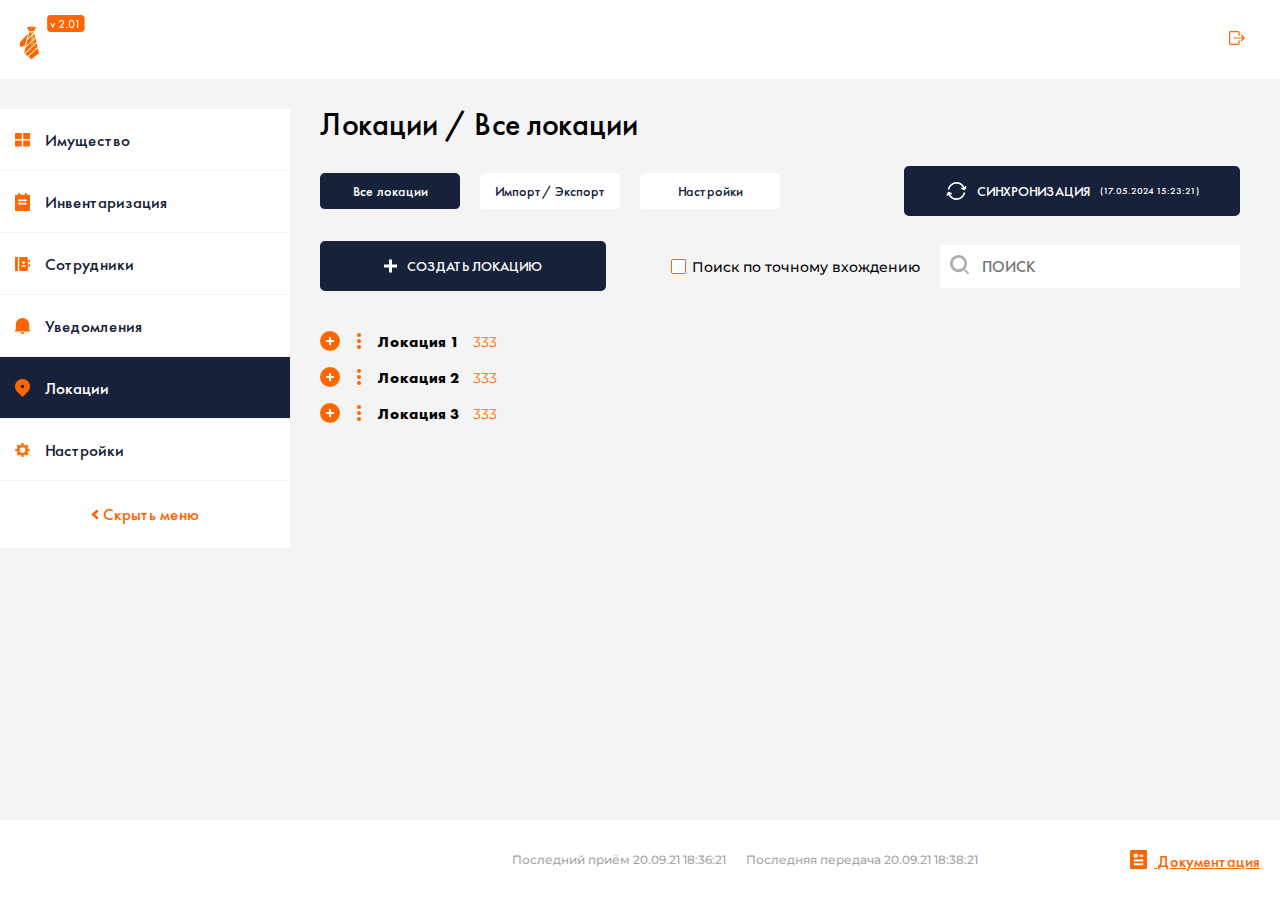
<file: index.html>
<!DOCTYPE html>
<html lang="ru">
    <head>
        <meta charset="utf-8">
        <meta name="viewport" content="width=device-width, initial-scale=1">
        <meta http-equiv="X-UA-Compatible" content="ie=edge">
        <title>Тестовое</title>
        <link href="https://fonts.googleapis.com/css?family=Montserrat:100,100i,200,200i,300,300i,400,400i,500,500i,600,600i,700,700i,800,800i,900,900i&display=swap&subset=cyrillic,cyrillic-ext,latin-ext" rel="stylesheet">
         <link rel="stylesheet" href="style.css">
         <link rel="stylesheet" href="fonts/stylesheet.css">
      </head>
      <body>
        <header class="header">
        <div class="container header">
            <a href="" class="logo">
                <img src="images/Logo.svg" alt="">
            </a>
            <a href="" class="logo">
                <img src="images/Vector.svg" alt="">
            </a>
        </div>    
    </header>
    <div class="container">
        <div class="container__main">
            <div class="sidenav">
                <ul>
                    <li><a class="menu_link" href="#"><img src="images/property.svg" alt=""> Имущество</a></li>
                    <li><a class="menu_link" href="#"><img src="images/inventory.svg" alt=""> Инвентаризация</a></li>
                    <li><a class="menu_link" href="#"><img src="images/employees.svg" alt=""> Сотрудники</a></li>
                    <li><a class="menu_link" href="#"><img src="images/notification.svg" alt=""> Уведомления</a></li>
                    <li><a class="menu_link" href="#" style="background-color: #172139; color: #fff;"><img src="images/location.svg" alt="" style="stroke: #fff;"> Локации</a></li>
                    <li><a class="menu_link" href="setting.html"><img src="images/settings.svg" alt=""> Настройки</a></li>
                    <li><button class="close_btn" onclick="close_menu()"><img src="images/button_close.svg" alt="" > Скрыть меню</button></li>
            </div>
            <div class="sidenav_close">
                <ul>
                    <li><a class="menu_link" href="#"><img src="images/property.svg" alt=""></a></li>
                    <li><a class="menu_link" href="#"><img src="images/inventory.svg" alt=""></a></li>
                    <li><a class="menu_link" href="#"><img src="images/employees.svg" alt=""></a></li>
                    <li><a class="menu_link" href="#"><img src="images/notification.svg" alt=""></a></li>
                    <li><a class="menu_link" href="#" style="background-color: #172139; color: #fff;"><img src="images/location.svg" alt=""></a></li>
                    <li><a class="menu_link" href="setting.html"><img src="images/settings.svg" alt=""> </a></li>
                    <li><button class="close_btn" onclick="open_menu()"><img class="open_menu" src="images/button_close.svg" alt="" ></button></li>
                </ul>
            </div>
            <div class="container location">
                <h1>Локации / Все локации</h1> 
                <div class="location__nav__button__sinc">
                    <div class="nav">
                        <ul>
                            <li><a class="location_link" href="#" style="background-color: #172139; color: #fff;"> Все локации</a></li>
                            <li><a class="location_link" href="#"> Импорт/ Экспорт</a></li>
                            <li><a class="location_link" href="#"> Настройки</a></li>
                        </ul>
                    </div>
                        <button class="btn_sinc"><img src="images/upd.svg" alt=""> Синхронизация <p>(17.05.2024 15:23:21)</p></button>
                </div>
                <div class="create__and__research">
                    <button class="btn_create" onclick="openForm(1)"><img src="images/plus.svg" alt=""> Создать локацию</button>
                    <div id="popup_loc" class="overlay">
                        <div class="popup1">
                            <h3>Создать локацию</h3>
                            <div class="content">
                                <form action="" class="popup_create">
                                    
                                    <input type="text" placeholder="Название">
                                    <input type="text"  placeholder="Штрихкод">
                                    <input type="text" placeholder="RFID">
                                    <div class="select-container">
                                        <select id="list" name="list">
                                            <option value="" disabled selected hidden>Вложенность</option>
                                            <option value="loc1">Локация 1</option>
                                            <option value="loc2">Локация 2</option>
                                            <option value="loc3">Локация 3</option>
                                        </select>
                                    </div>
                                    <div class="all_toogles">
                                    <div class="toogle">
                                        <span>Виртуальная локация</span>
                                    <label class="switch">
                                        <input type="checkbox">
                                        <span class="slider round"></span>
                                    </label>
                                    </div>
                                    <div class="toogle">
                                        <span>Локация для утерь</span>
                                    <label class="switch">
                                        <input type="checkbox">
                                        <span class="slider round"></span>
                                    </label>
                                    </div>
                                </div>
                                <div class="form_buttons">
                                    <button class="btn_save pop"> <img src="images/save.svg" alt=""> Создать</button>
                                    <button class="btn_cancel pop" onclick="closeForm(1)"> Отменить </button>
                                </div>
                                </form>
                            </div>
                        </div>
                    </div>
                    <div id="popup_change" class="overlay">
                        <div class="popup2">
                            <h3>Изменить локацию %название%</h3>
                            <div class="content">
                                <form action="" class="popup_create">
                                    <div class="input1">
                                     <p>Название</p>
                                    <input type="text" id="name" value="Локация 11">
                                </div>
                                <div class="input2">
                                    <p>Штрихкод</p>
                                    <input type="text" id="brcode" value="1123123123123">
                                </div>
                                    <div class="input3">
                                    <p>RFID</p>
                                    <input type="text" id="rfid" value="1123123123123">
                                </div>
                                    <div class="select-container">
                                         <p>Вложенность</p>
                                        <label for="list"></label>
                                        <select id="list" name="list" id="list">
                                            <option value="" disabled hidden>Вложенность</option>
                                            <option value="loc1" selected>Локация 1</option>
                                            <option value="loc2">Локация 2</option>
                                            <option value="loc3">Локация 3</option>
                                        </select>
                                    </div>
                                    <div class="all_toogles">
                                    <div class="toogle">
                                        <span>Виртуальная локация</span>
                                    <label class="switch">
                                        <input type="checkbox">
                                        <span class="slider round"></span>
                                    </label>
                                    </div>
                                    <div class="toogle">
                                        <span>Локация для утерь</span>
                                    <label class="switch">
                                        <input type="checkbox">
                                        <span class="slider round"></span>
                                    </label>
                                    </div>
                                </div>
                                <div class="form_buttons">
                                    <button class="btn_del pop"> <img src="images/x.svg" alt=""> Удалить</button>
                                    <button class="btn_cancel pop" onclick="closeForm(2)"> Отменить </button>
                                    <button class="btn_save pop2 "> <img src="images/save.svg" alt=""> Сохранить</button>
                                </div>
                                </form>
                            </div>
                        </div>
                    </div>
                    <div class="search">
                        <div class="checkbox__with__label">
                        <input type="checkbox" id="check" class="checkbox_input">
                        <label class="checkbox_label" for="check">Поиск по точному вхождению</label>
                        </div>
                        <div class="search__input">
                            <input type="text" class="search_field" placeholder="Поиск">
                            <img src="images/magnifier.svg" alt="" class="search_icon">
                        </div>
                    </div>
                </div>
                <div class="all_locations">
                    <ul class="lvl_1">
                        <li>
                            <button class="btn_list"></button> 
                            <button class="btn_dots"> </button> Локация 1 <span>333</span>
                            <button class="btn_change" onclick="openForm(2)"> <img src="images/pen.svg" alt=""> Редактировать</button>
                            
                            <button class="btn_delete"> <img src="images/x.svg" alt=""> Удалить</button>
                            <ul class="lvl_2" id="first">
                                <li><button class="btn_list"> </button> 
                                <button class="btn_dots"> </button> Подотдел 1 <span>333</span> <span class="lost">Для утерь</span></li>
                                <li> <button class="btn_list"> </button> 
                                <button class="btn_dots"> </button>Подотдел 2 <span>333</span>
                                <ul class="lvl_3">
                                    <li><button class="btn_dots"> </button> Подоподотел 1 <span>333</span> <span class="virtual">Виртуальная</span> <span class="barcode">Без штрихкода</span></li>
                                </ul>
                            </li>
                                <li> <button class="btn_list"> </button> 
                                <button class="btn_dots"> </button> Подотдел 3 <span>333</span></li>
                            </ul>
                        </li>
                            <li> <button class="btn_list"> </button> 
                            <button class="btn_dots"> </button> Локация 2 <span>333</span>
                            <button class="btn_change" onclick="openForm(2)"> <img src="images/pen.svg" alt=""> Редактировать</button>
                            <button class="btn_delete"> <img src="images/x.svg" alt=""> Удалить</button>
                            <ul class="lvl_2" id="2">
                                    <li> <button class="btn_list"> </button> 
                                    <button class="btn_dots"> </button> Подотдел 1</li>
                                    <li> <button class="btn_list"> </button> 
                                    <button class="btn_dots"> </button> Подотдел 2</li>
                                </ul></li>
                            <li> <button class="btn_list"> </button> 
                            <button class="btn_dots"> </button> Локация 3 <span>333</span>
                            <button class="btn_change" onclick="openForm(2)"> <img src="images/pen.svg" alt=""> Редактировать</button>
                            <button class="btn_delete"> <img src="images/x.svg" alt=""> Удалить</button>
                            <ul class="lvl_2" id="3">
                                    <li> <button class="btn_list"> </button> 
                                    <button class="btn_dots"> </button> Подотдел 1</li>
                                    <li> <button class="btn_list"> </button> 
                                    <button class="btn_dots"> </button> Подотдел 2</li>
                                </ul></li>
                    </ul>
                </div>
            </div>
        </div>
    <footer>
        <div class="container footer">
            <div class="info">
                <p>Последний приём <span>20.09.21 18:36:21</span></p>
                <p>Последняя передача <span>20.09.21 18:38:21</span></p>
            </div>
            <div class="link_doc">
                <a href="#"> <img src="images/doc.svg" alt=""> Документация</a>
            </div>
        </div>
    </footer>
</div>
    <script src="script.js"></script>
</body>
</html>
</file>
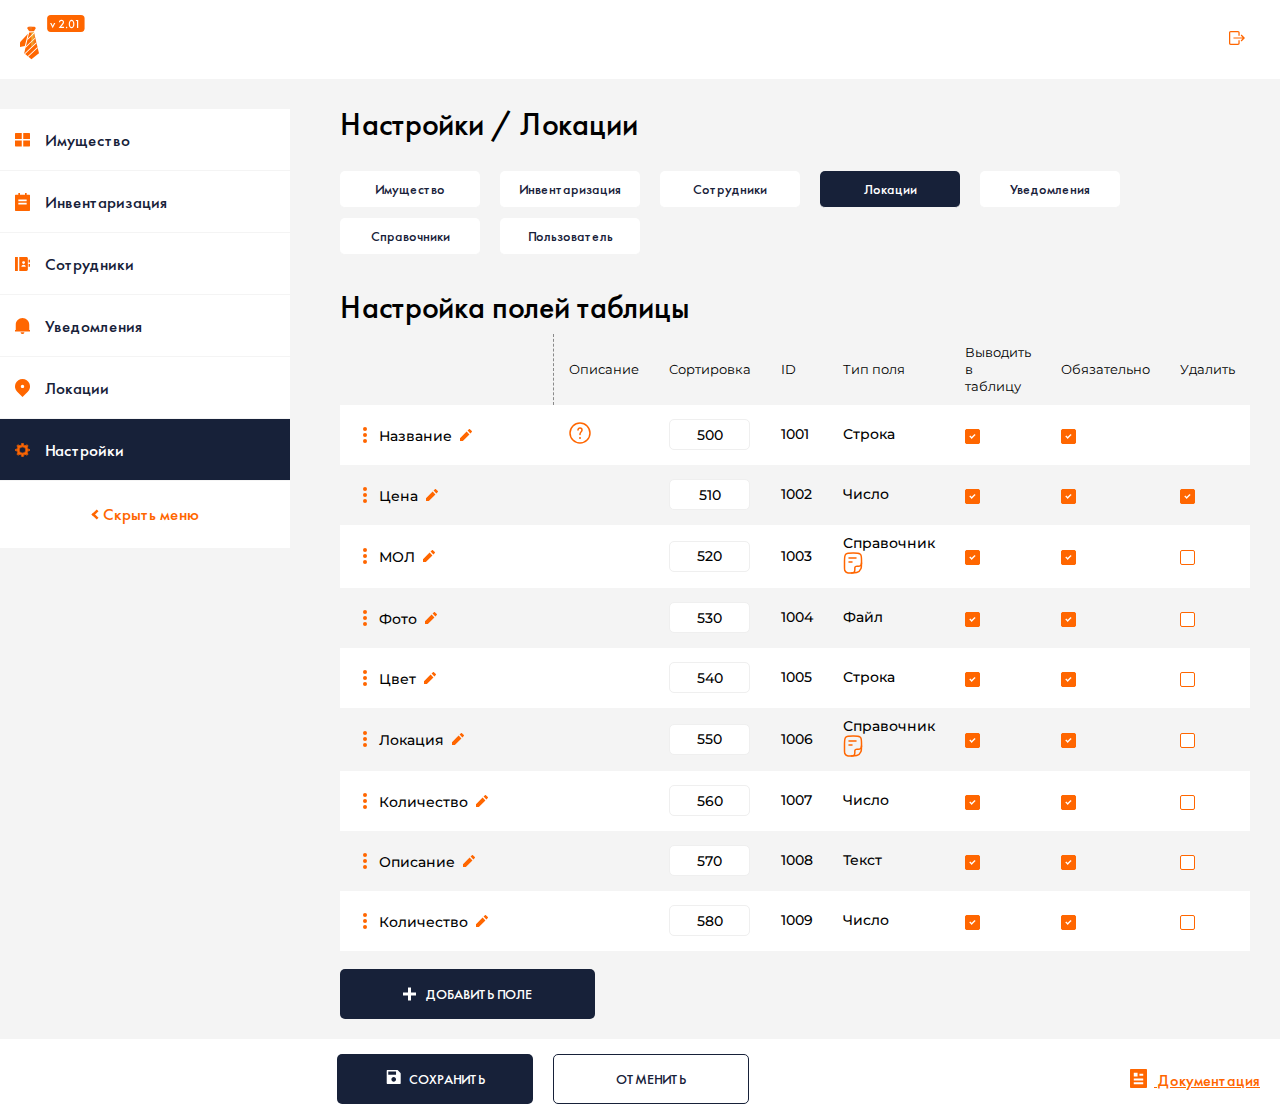
<file: setting.html>
<!DOCTYPE html>
<html lang="ru">
    <head>
        <meta charset="utf-8">
        <meta name="viewport" content="width=device-width, initial-scale=1">
        <meta http-equiv="X-UA-Compatible" content="ie=edge">
        <title>Тестовое</title>
        <link href="https://fonts.googleapis.com/css?family=Montserrat:100,100i,200,200i,300,300i,400,400i,500,500i,600,600i,700,700i,800,800i,900,900i&display=swap&subset=cyrillic,cyrillic-ext,latin-ext" rel="stylesheet">
         <link rel="stylesheet" href="style.css">
         <link rel="stylesheet" href="fonts/stylesheet.css">
      </head>
      <body>
        <header class="header">
        <div class="container header">
            <a href="" class="logo">
                <img src="images/Logo.svg" alt="">
            </a>
            <a href="" class="logo">
                <img src="images/Vector.svg" alt="">
            </a>
        </div>    
    </header>
    <div class="container">
        <div class="container__main">
            <div class="sidenav">
                <ul>
                    <li><a class="menu_link" href="#"><img src="images/property.svg" alt=""> Имущество</a></li>
                    <li><a class="menu_link" href="#"><img src="images/inventory.svg" alt=""> Инвентаризация</a></li>
                    <li><a class="menu_link" href="#"><img src="images/employees.svg" alt=""> Сотрудники</a></li>
                    <li><a class="menu_link" href="#"><img src="images/notification.svg" alt=""> Уведомления</a></li>
                    <li><a class="menu_link" href="index.html"><img src="images/location.svg" alt=""> Локации</a></li>
                    <li><a class="menu_link" href="#" style="background-color: #172139; color: #fff;"><img src="images/settings.svg" alt="" style="fill: #fff;"> Настройки</a></li>
                    <li><button class="close_btn" onclick="close_menu()"><img src="images/button_close.svg" alt="" > Скрыть меню</button></li>
                </ul>
            </div>
            <div class="sidenav_close">
                <ul>
                    <li><a class="menu_link" href="#"><img src="images/property.svg" alt=""></a></li>
                    <li><a class="menu_link" href="#"><img src="images/inventory.svg" alt=""></a></li>
                    <li><a class="menu_link" href="#"><img src="images/employees.svg" alt=""></a></li>
                    <li><a class="menu_link" href="#"><img src="images/notification.svg" alt=""></a></li>
                    <li><a class="menu_link" href="index.html" ><img src="images/location.svg" alt=""></a></li>
                    <li><a class="menu_link" href="#" style="background-color: #172139; color: #fff;"><img src="images/settings.svg" alt="" > </a></li>
                    <li><button class="close_btn" onclick="open_menu()"><img class="open_menu" src="images/button_close.svg" alt="" ></button></li>
                </ul>
            </div>
            <div class="container location set">
                <h1> Настройки / Локации</h1> 
                <div class="settings">
                    <div class="nav">
                        <ul>
                            <li><a class="location_link" href="#"> Имущество</a></li>
                            <li><a class="location_link" href="#"> Инвентаризация</a></li>
                            <li><a class="location_link" href="#"> Сотрудники</a></li>
                            <li><a class="location_link" href="#" style="background-color: #172139; color: #fff;"> Локации</a></li>
                            <li><a class="location_link" href="#"> Уведомления</a></li>
                            <li><a class="location_link" href="#"> Справочники</a></li>
                            <li><a class="location_link" href="#"> Пользователь</a></li>
                        </ul>
                    </div>
                    <h1> Настройка полей таблицы</h1> 
                    <div class="settings_table">
                        <table>
                            <thead>
                              <tr>
                                <th scope="col"> </th>
                                <th scope="col"> Описание</th>
                                <th scope="col"> Сортировка</th>
                                <th scope="col"> ID</th>
                                <th scope="col"> Тип поля</th>
                                <th scope="col"> Выводить в таблицу</th>
                                <th scope="col"> Обязательно</th>
                                <th scope="col"> Удалить</th>
                              </tr>
                            </thead>
                            <tbody>
                              <tr>
                                <td>  <button class="btn_dots"> </button> Название 
                                    <button class="btn_pen"> </button>
                                </td>
                                <td><a href=""><img src="images/help.svg" alt=""></a></td>
                                <td><input type="text" value="500"></td>
                                <td>1001</td>
                                <td>Строка</td>
                                <td><input id='check_1_1' type="checkbox" class="in_table" checked><label class="checkbox_label tbl" for="check_1_1"></label></td>
                                <td><input id='check_2_1' type="checkbox" class="sure_table" checked><label class="checkbox_label tbl" for="check_2_1"></label></td>
                                <td></td>
                              </tr>
                              <tr>
                                <td> <button class="btn_dots"> </button>  Цена 
                                    <button class="btn_pen"> </button>
                                </td>
                                <td></td>
                                <td><input type="text" value="510"></td>
                                <td>1002</td>
                                <td>Число</td>
                                <td><input id='check_1_2' type="checkbox" class="in_table" checked><label class="checkbox_label tbl" for="check_1_2"></label></td>
                                <td><input id='check_2_2' type="checkbox" class="sure_table" checked><label class="checkbox_label tbl" for="check_2_2"></label></td>
                                <td><input id='check_3_2' type="checkbox" class="delete_table" checked><label class="checkbox_label tbl" for="check_3_2"></label></td>
                              </tr>
                              <tr>
                                <td><button class="btn_dots"> </button> МОЛ
                                    <button class="btn_pen"></button>
                                </td>
                                <td></td>
                                <td><input type="text" value="520"></td>
                                <td>1003</td>
                                <td>Справочник <a href=""><img src="images/file.svg" alt=""></a></td>
                                <td><input id='check_1_3' type="checkbox" class="in_table" checked><label class="checkbox_label tbl" for="check_1_3"></label></td>
                                <td><input id='check_2_3' type="checkbox" class="sure_table" checked><label class="checkbox_label tbl" for="check_2_3"></label></td>
                                <td><input id='check_3_3' type="checkbox" class="delete_table"><label class="checkbox_label tbl" for="check_3_3"></label></td>
                              </tr>
                              <tr>
                                <td><button class="btn_dots"> </button> Фото
                                    <button class="btn_pen"></button></td>
                                <td></td>
                                <td><input type="text" value="530"></td>
                                <td>1004</td>
                                <td>Файл</td>
                                <td><input id='check_1_4' type="checkbox" class="in_table" checked><label class="checkbox_label tbl" for="check_1_4"></label></td>
                                <td><input id='check_2_4' type="checkbox" class="sure_table" checked><label class="checkbox_label tbl" for="check_2_4"></label></td>
                                <td><input id='check_3_4' type="checkbox" class="delete_table"><label class="checkbox_label tbl" for="check_3_4"></label></td>
                              </tr>
                              <tr>
                                <td><button class="btn_dots"> </button> Цвет
                                    <button class="btn_pen"></button></td>
                                <td></td>
                                <td><input type="text" value="540"></td>
                                <td>1005</td>
                                <td>Строка</td>
                                <td><input id='check_1_5' type="checkbox" class="in_table" checked><label class="checkbox_label tbl" for="check_1_5"></label></td>
                                <td><input id='check_2_5' type="checkbox" class="sure_table" checked><label class="checkbox_label tbl" for="check_2_5"></label></td>
                                <td><input id='check_3_5' type="checkbox" class="delete_table"><label class="checkbox_label tbl" for="check_3_5"></label></td>
                              </tr>
                              <tr>
                                <td><button class="btn_dots"> </button> Локация
                                    <button class="btn_pen"></button></td>
                                <td></td>
                                <td><input type="text" value="550"></td>
                                <td>1006</td>
                                <td>Справочник <a href=""><img src="images/file.svg" alt=""></a></td>
                                <td><input id='check_1_6' type="checkbox" class="in_table" checked><label class="checkbox_label tbl" for="check_1_6"></label></td>
                                <td><input id='check_2_6' type="checkbox" class="sure_table" checked><label class="checkbox_label tbl" for="check_2_6"></label></td>
                                <td><input id='check_3_6' type="checkbox" class="delete_table"><label class="checkbox_label tbl" for="check_3_6"></label></td>
                              </tr>
                              <tr>
                                <td><button class="btn_dots"> </button> Количество
                                    <button class="btn_pen"></button></td>
                                <td></td>
                                <td><input type="text" value="560"></td>
                                <td>1007</td>
                                <td>Число</td>
                                <td><input id='check_1_7' type="checkbox" class="in_table" checked><label class="checkbox_label tbl" for="check_1_7"></label></td>
                                <td><input id='check_2_7' type="checkbox" class="sure_table" checked><label class="checkbox_label tbl" for="check_2_7"></label></td>
                                <td><input id='check_3_7' type="checkbox" class="delete_table"><label class="checkbox_label tbl" for="check_3_7"></label></td>
                              </tr>
                              <tr>
                                <td><button class="btn_dots"> </button> Описание
                                    <button class="btn_pen"></button></td>
                                <td></td>
                                <td><input type="text" value="570"></td>
                                <td>1008</td>
                                <td>Текст</td>
                                <td><input id='check_1_8' type="checkbox" class="in_table" checked><label class="checkbox_label tbl" for="check_1_8"></label></td>
                                <td><input id='check_2_8' type="checkbox" class="sure_table" checked><label class="checkbox_label tbl" for="check_2_8"></label></td>
                                <td><input id='check_3_8' type="checkbox" class="delete_table"><label class="checkbox_label tbl" for="check_3_8"></label></td>
                              </tr>
                              <tr>
                                <td><button class="btn_dots"> </button> Количество
                                    <button class="btn_pen"></button></td>
                                <td></td>
                                <td><input type="text" value="580"></td>
                                <td>1009</td>
                                <td>Число</td>
                                <td><input id='check_1_9' type="checkbox" class="in_table" checked><label class="checkbox_label tbl" for="check_1_9"></label></td>
                                <td><input id='check_2_9' type="checkbox" class="sure_table"checked><label class="checkbox_label tbl" for="check_2_9"></label></td>
                                <td><input id='check_3_9' type="checkbox" class="delete_table"><label class="checkbox_label tbl" for="check_3_9"></label></td>
                              </tr>
                            </tbody>
                          </table>
                    </div>
                </div>
                <button class="add_row"> <img src="images/plus.svg" alt=""> Добавить поле</button>
            </div>
        </div>
    </div>
    <footer>
        <div class="container footer set">
            <div class="footer__btn">
                <button class="btn_save"> <img src="images/save.svg" alt=""> Сохранить</button>
                <button class="btn_cancel"> Отменить </button>
            </div>
            <div class="link_doc">
                <a href="#"> <img src="images/doc.svg" alt=""> Документация</a>
            </div>
        </div>
    </footer>
            <script src="script.js"></script>
</body>
</html>
</file>
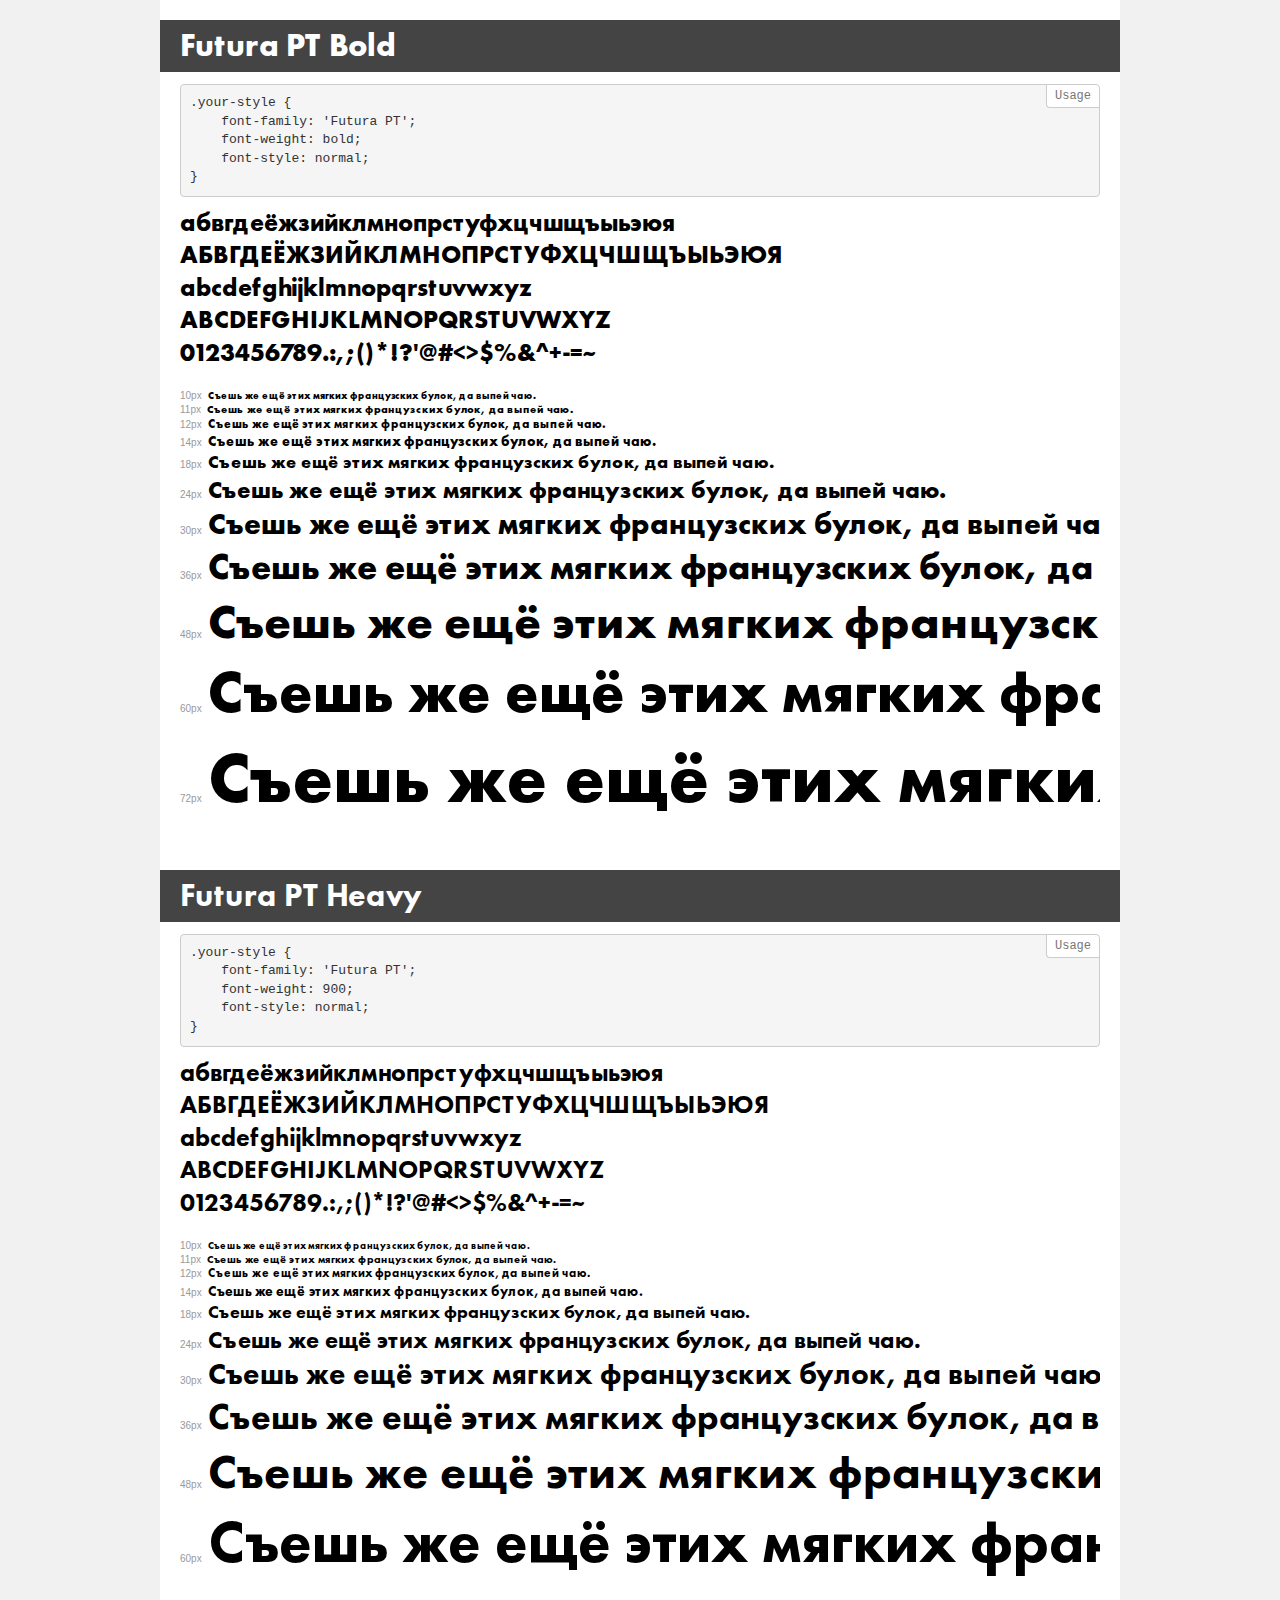
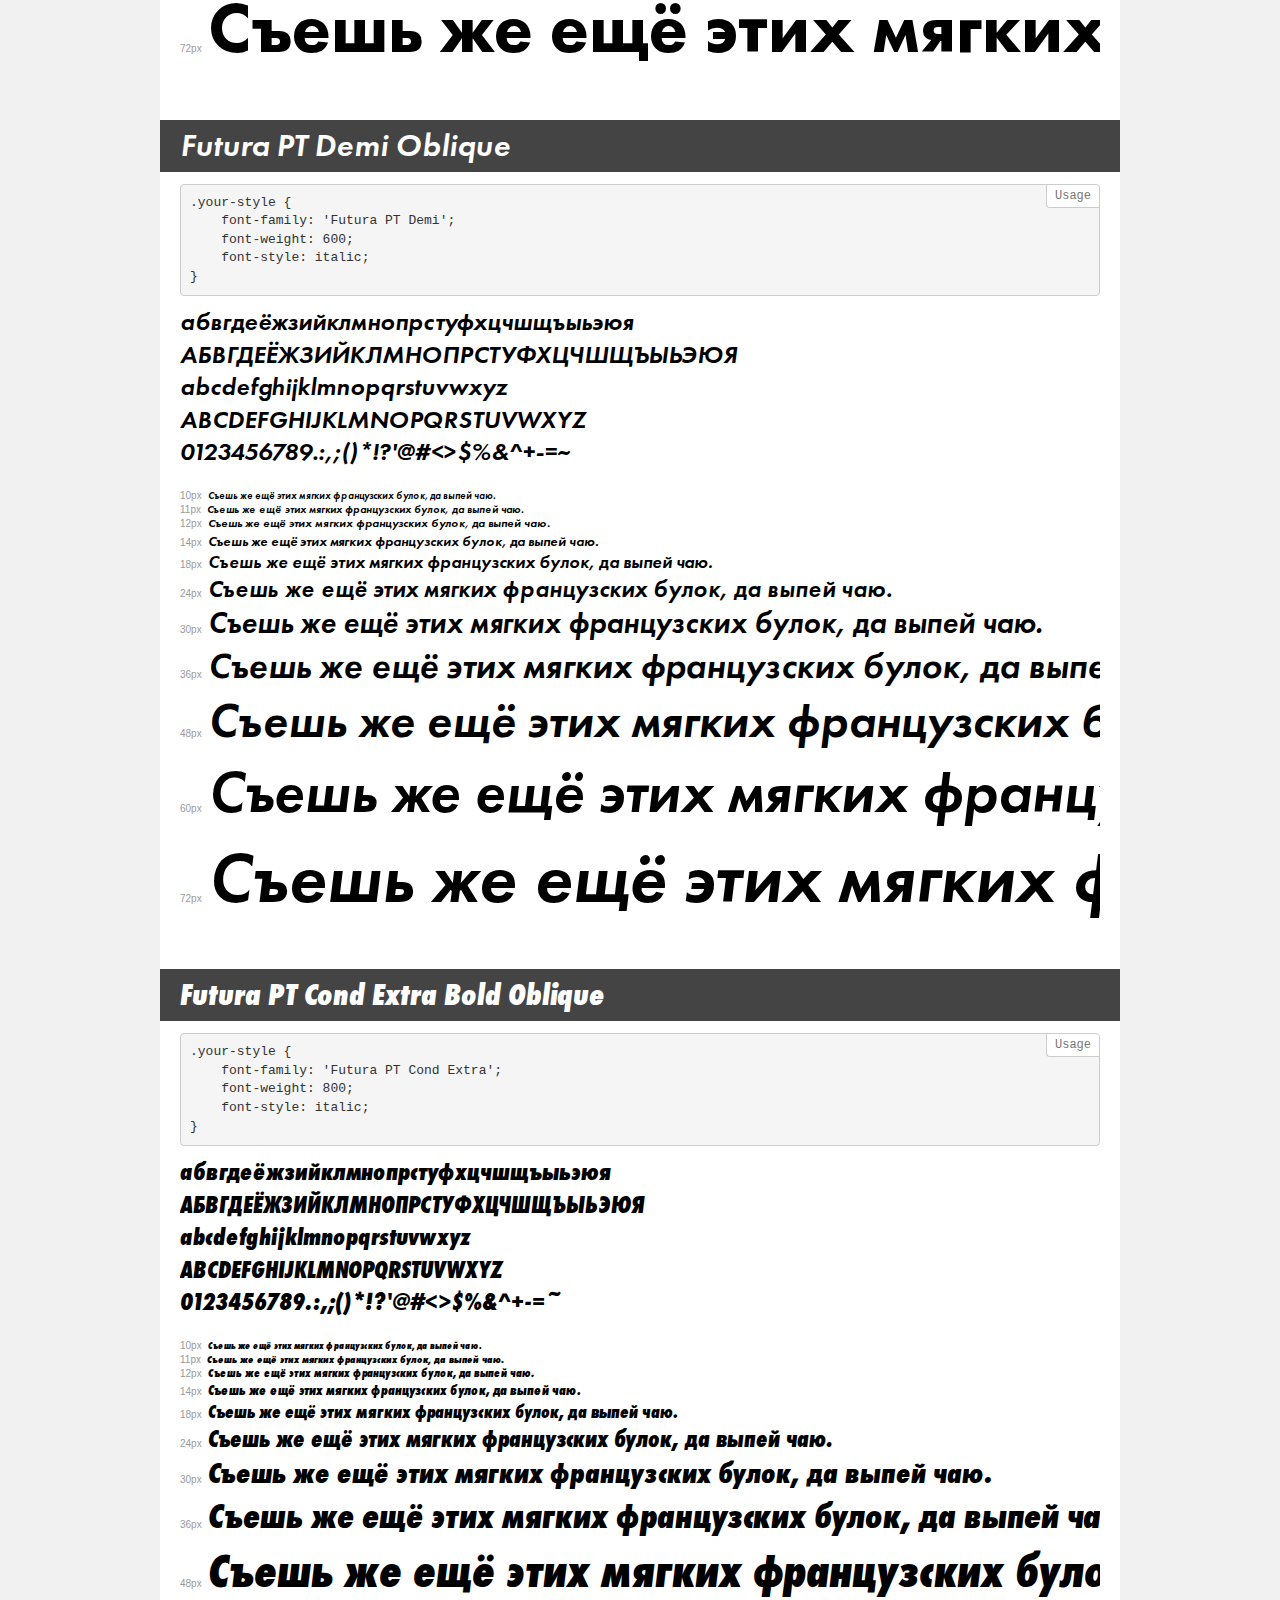
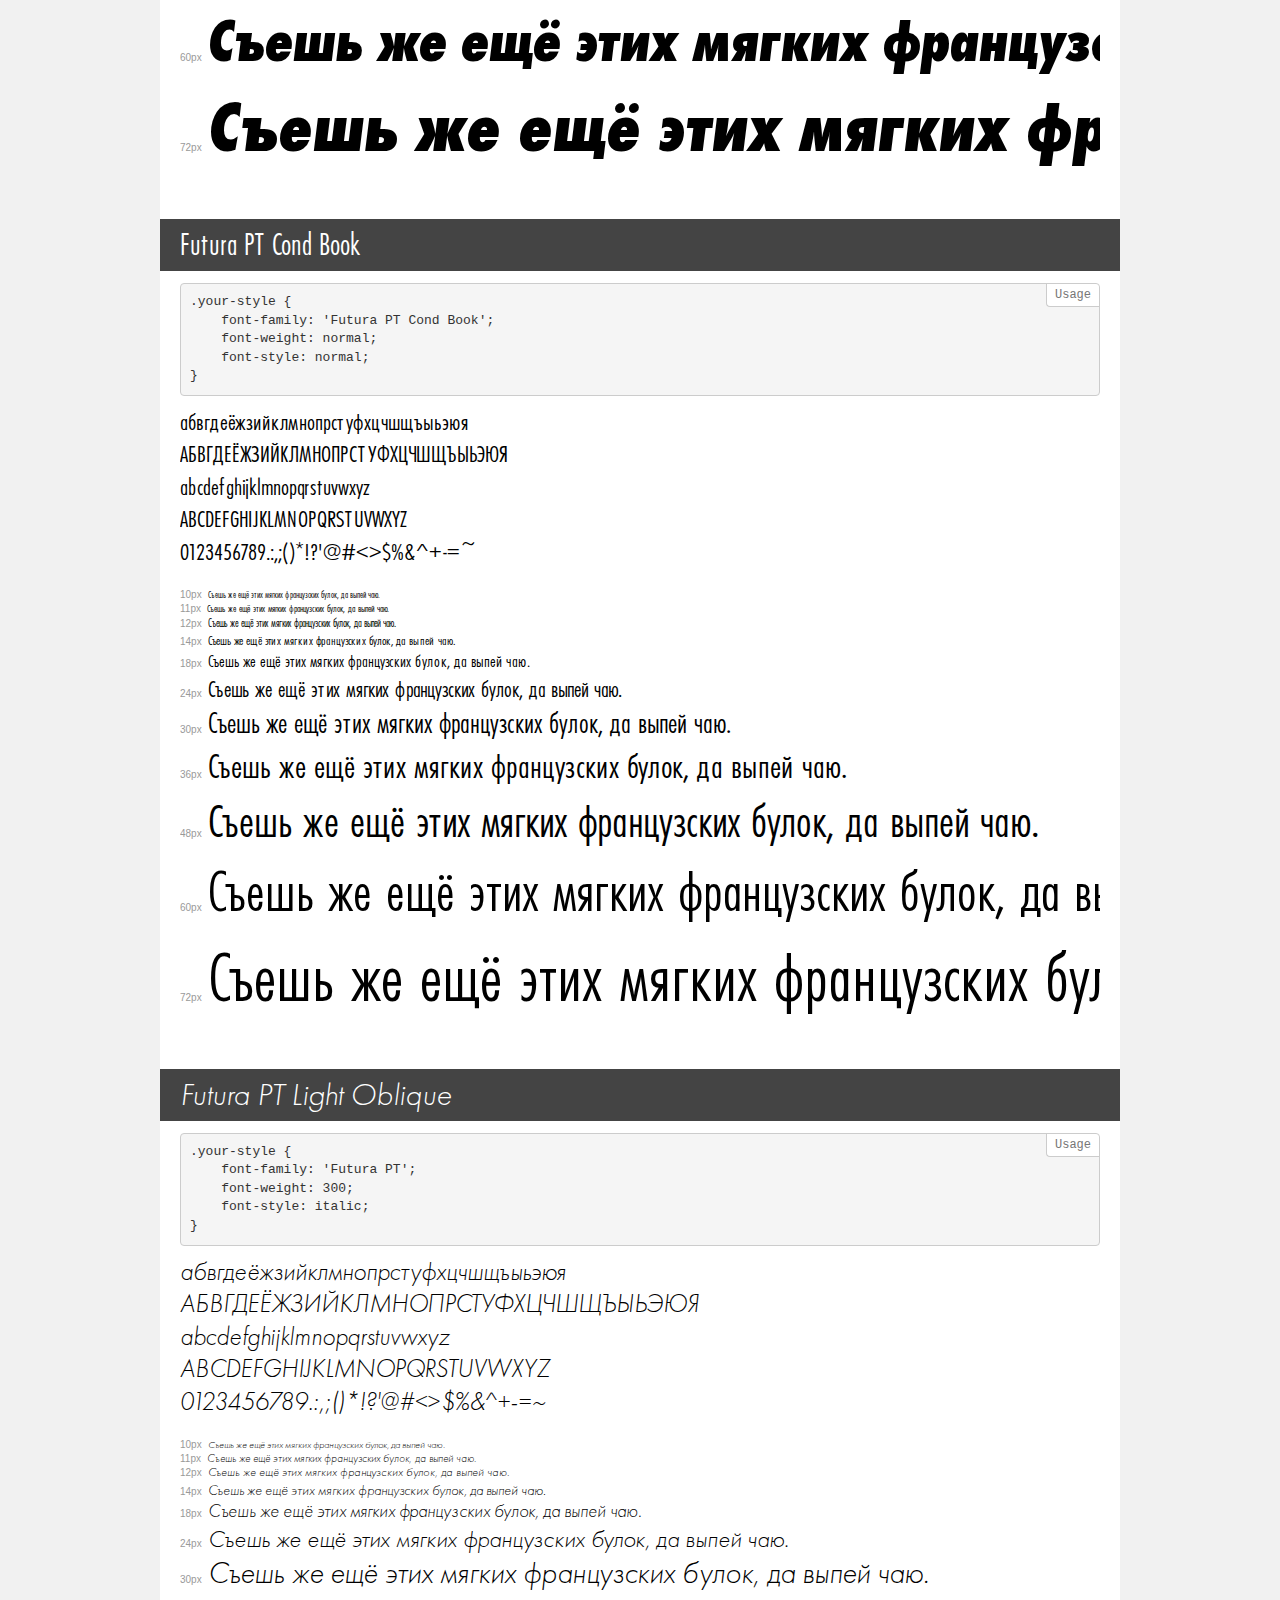
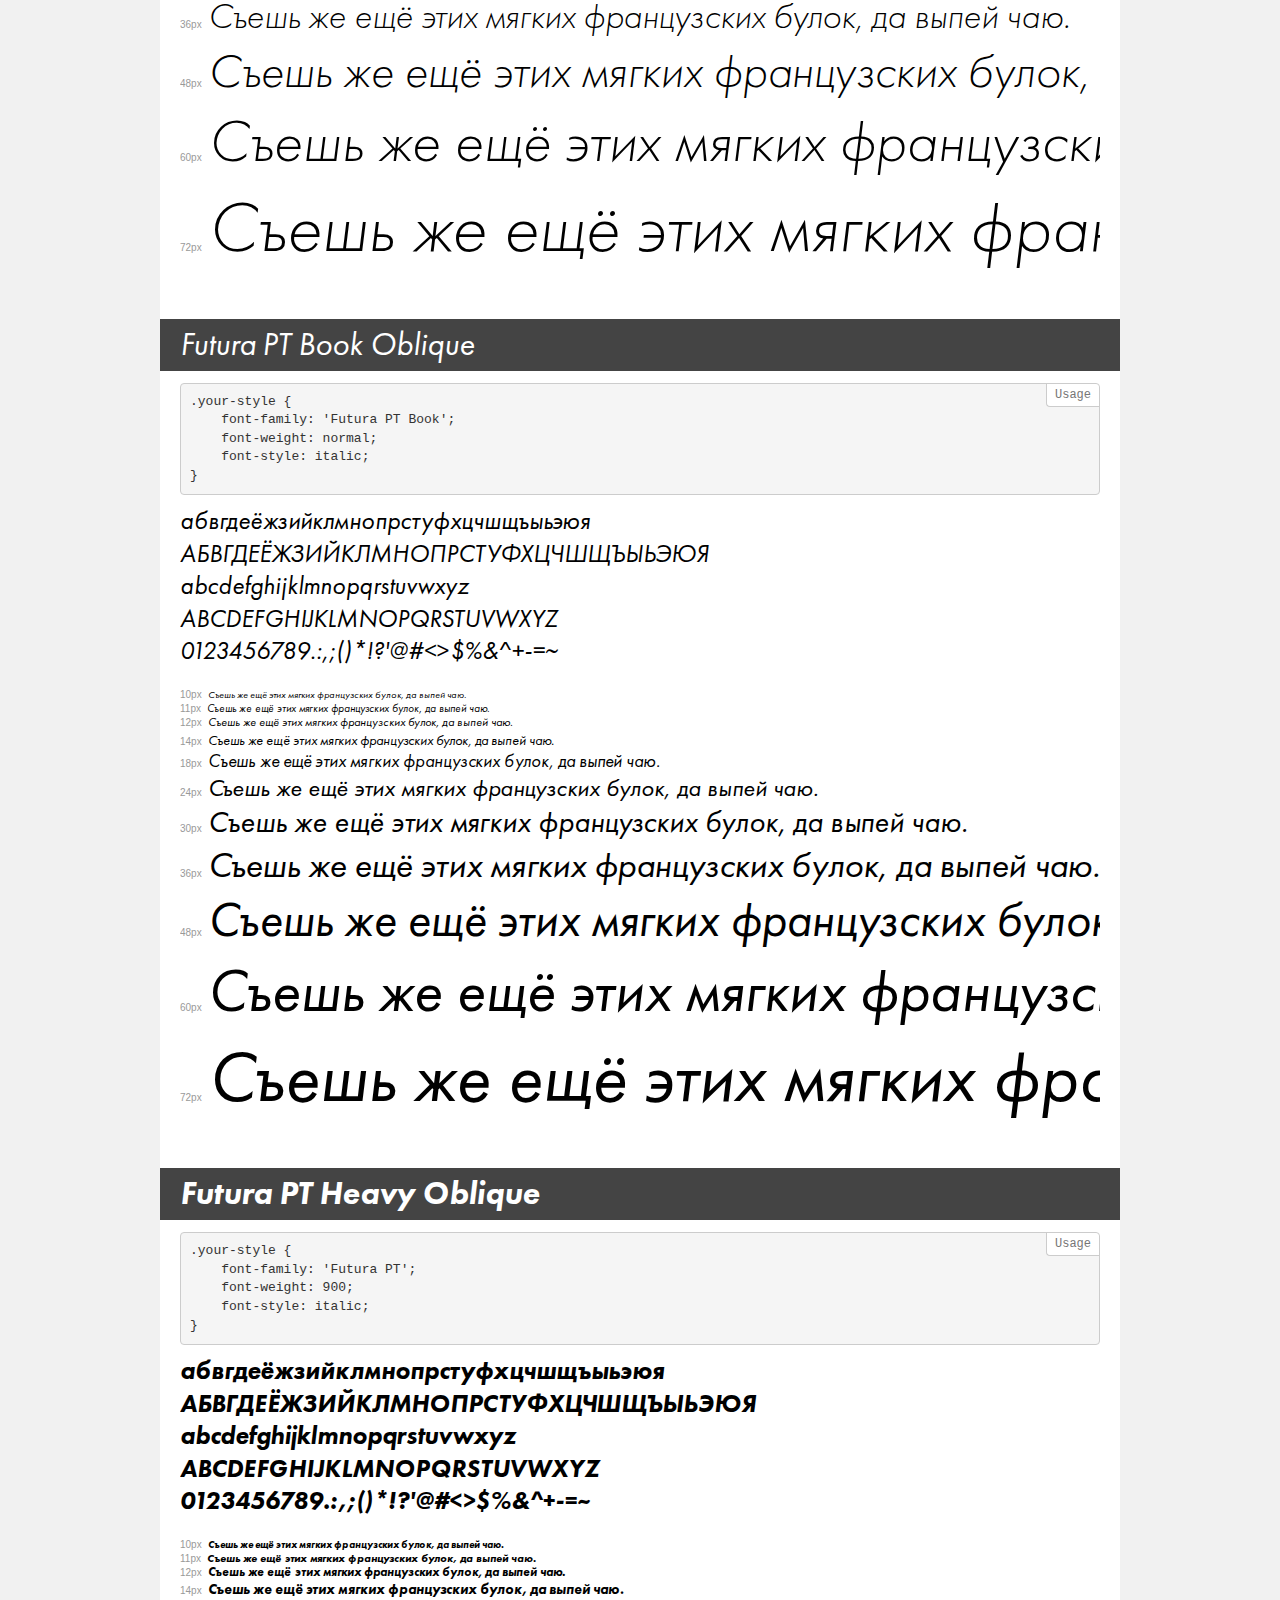
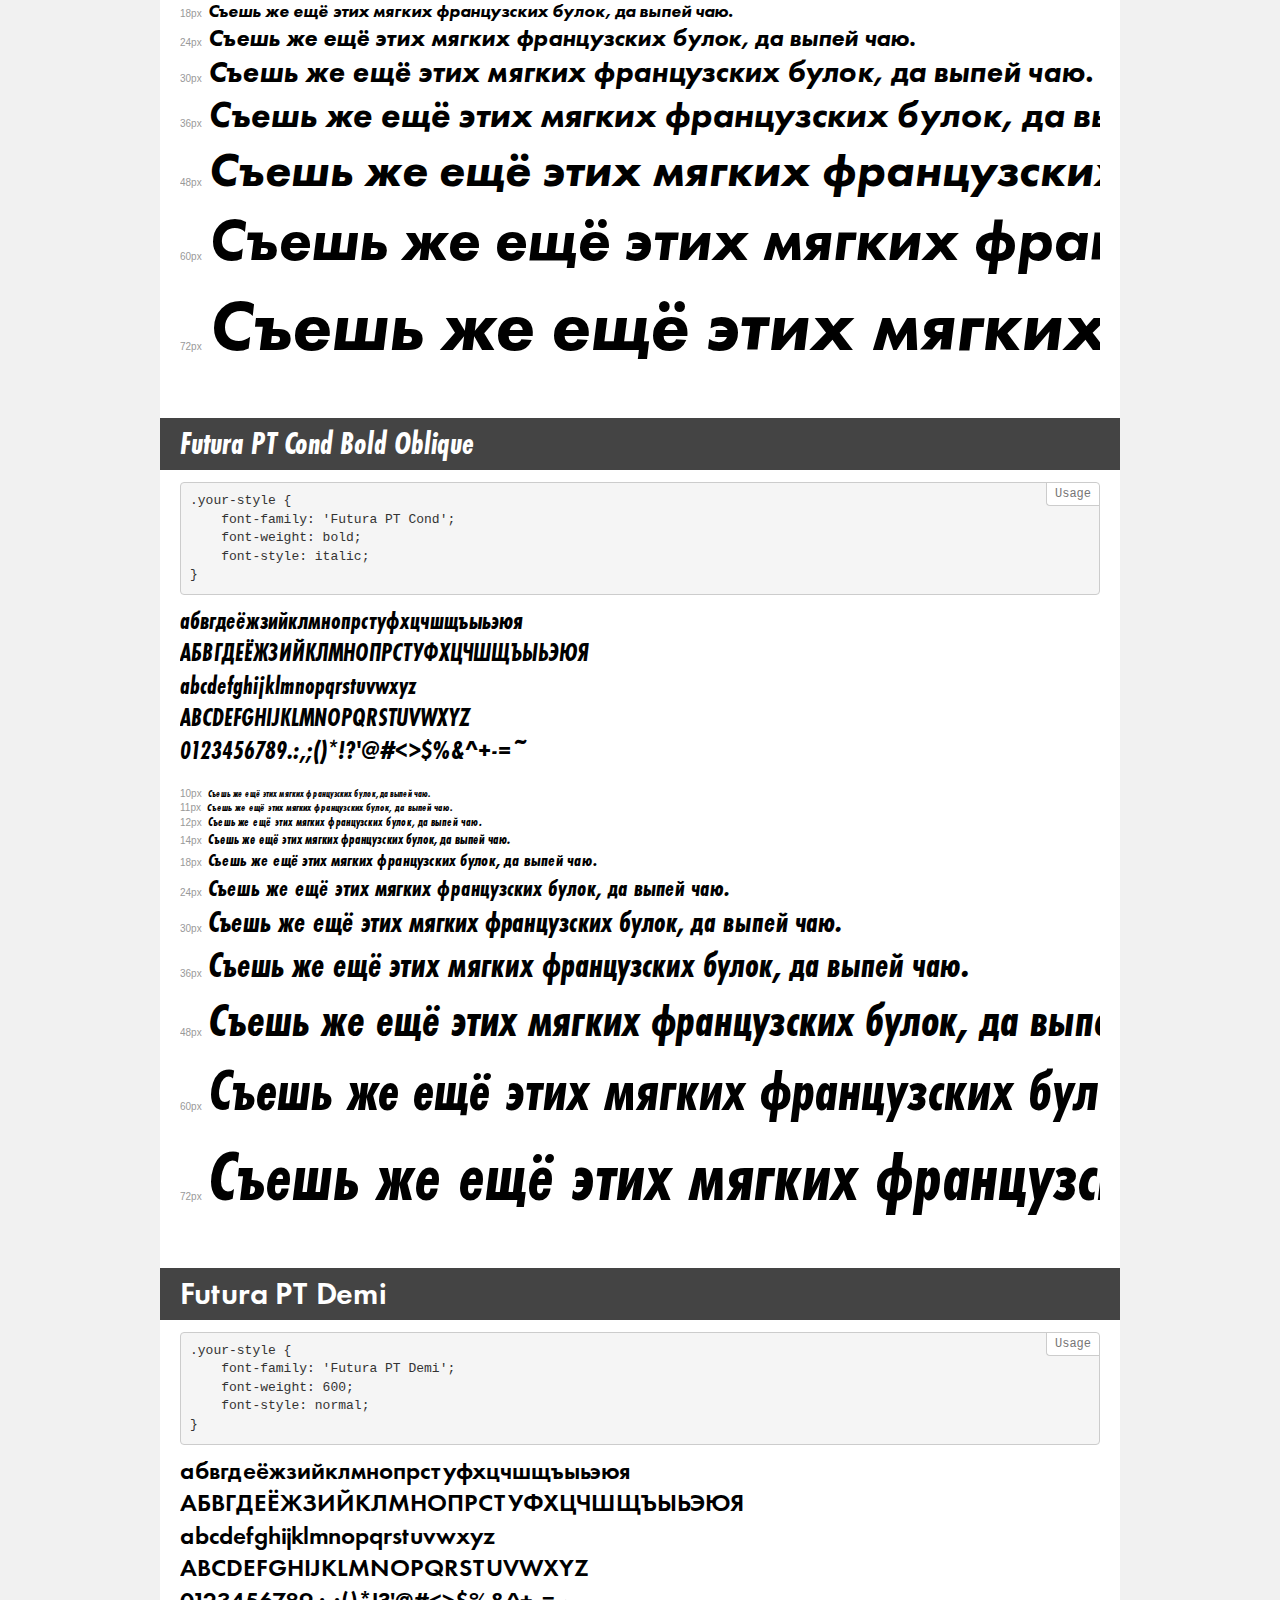
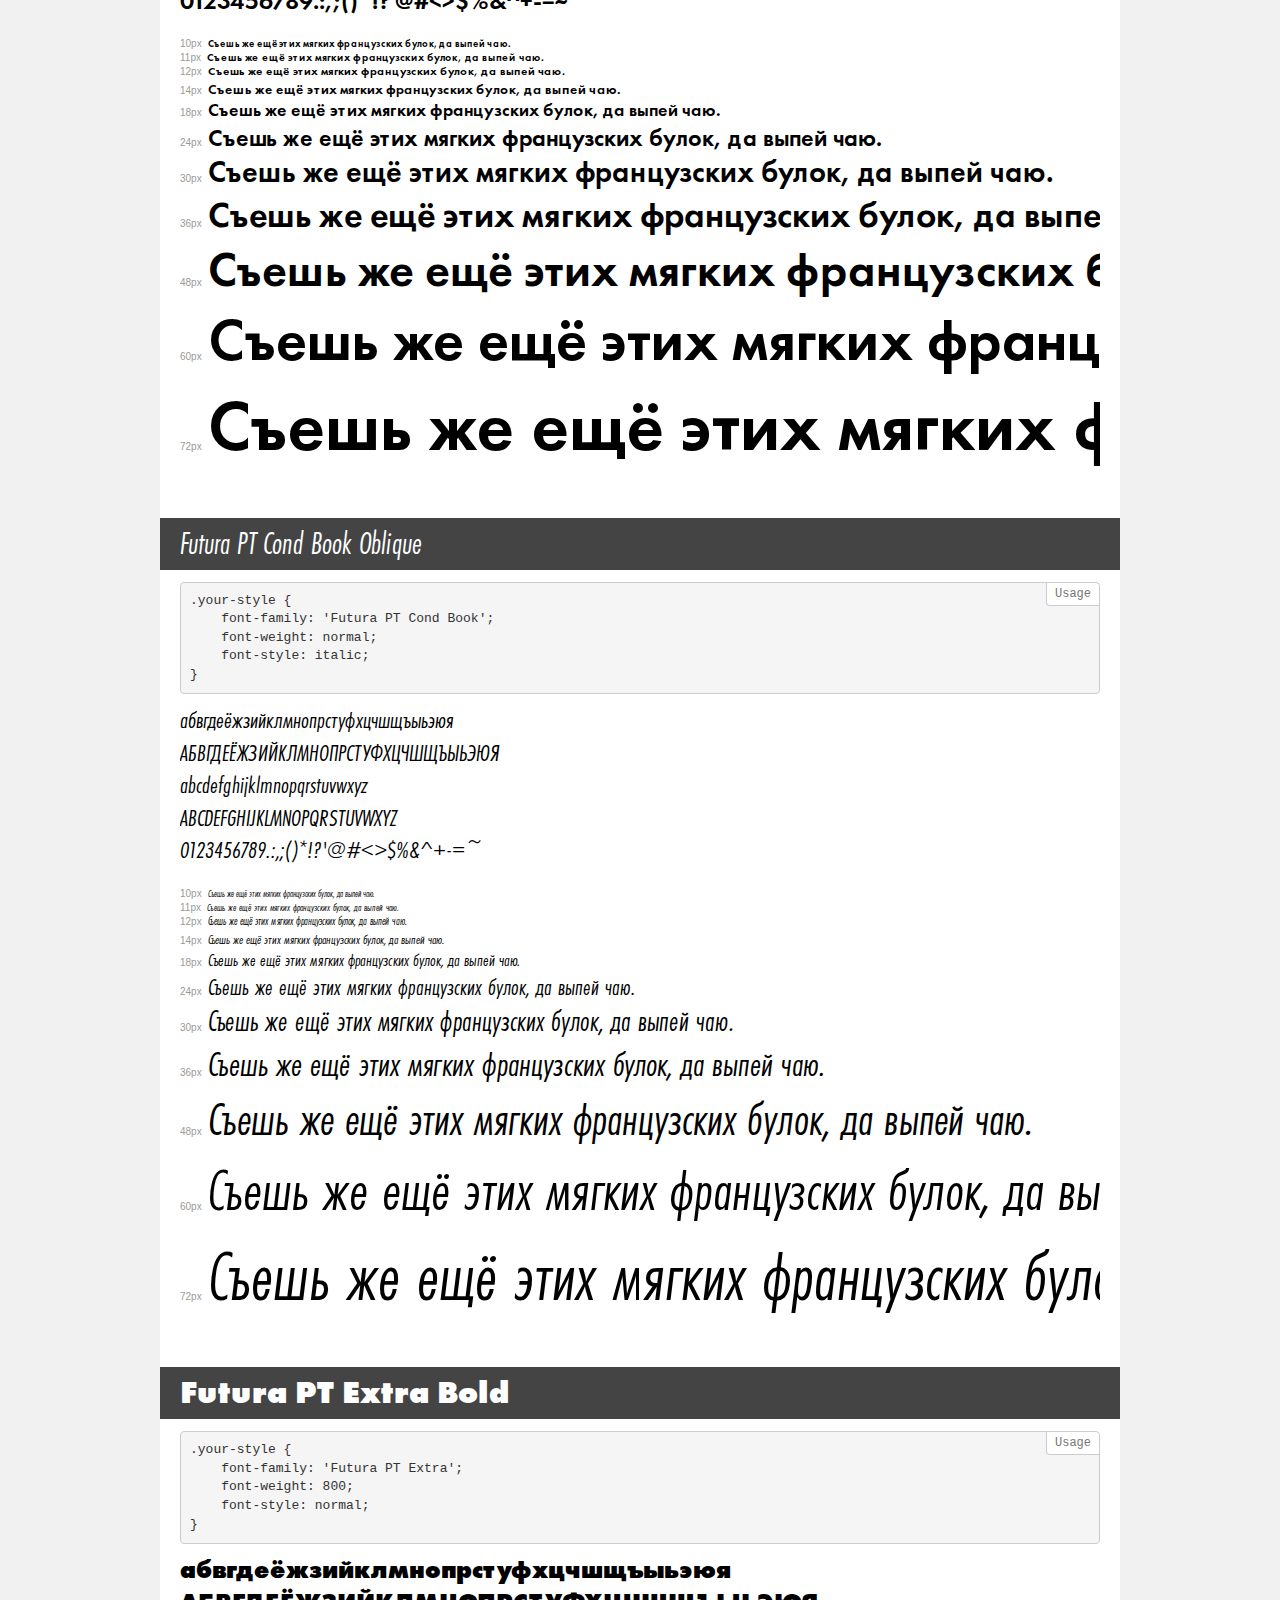
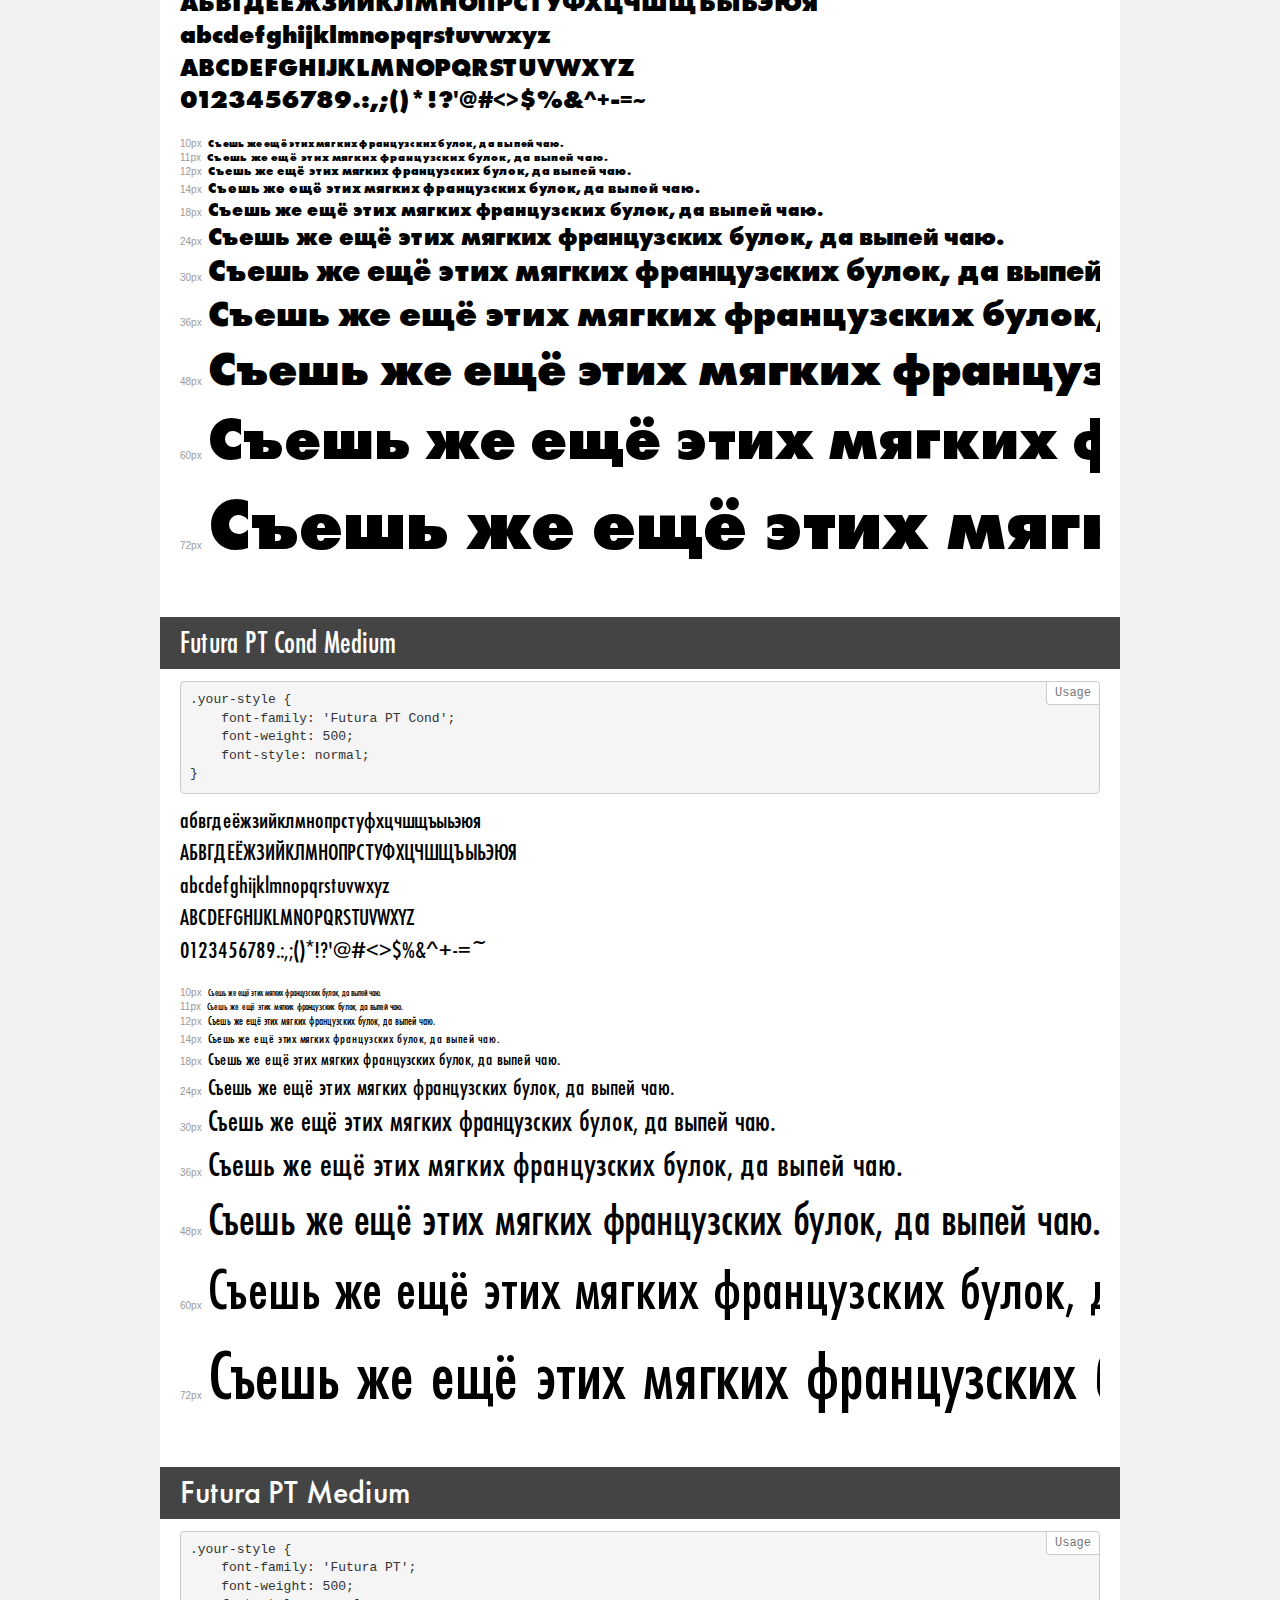
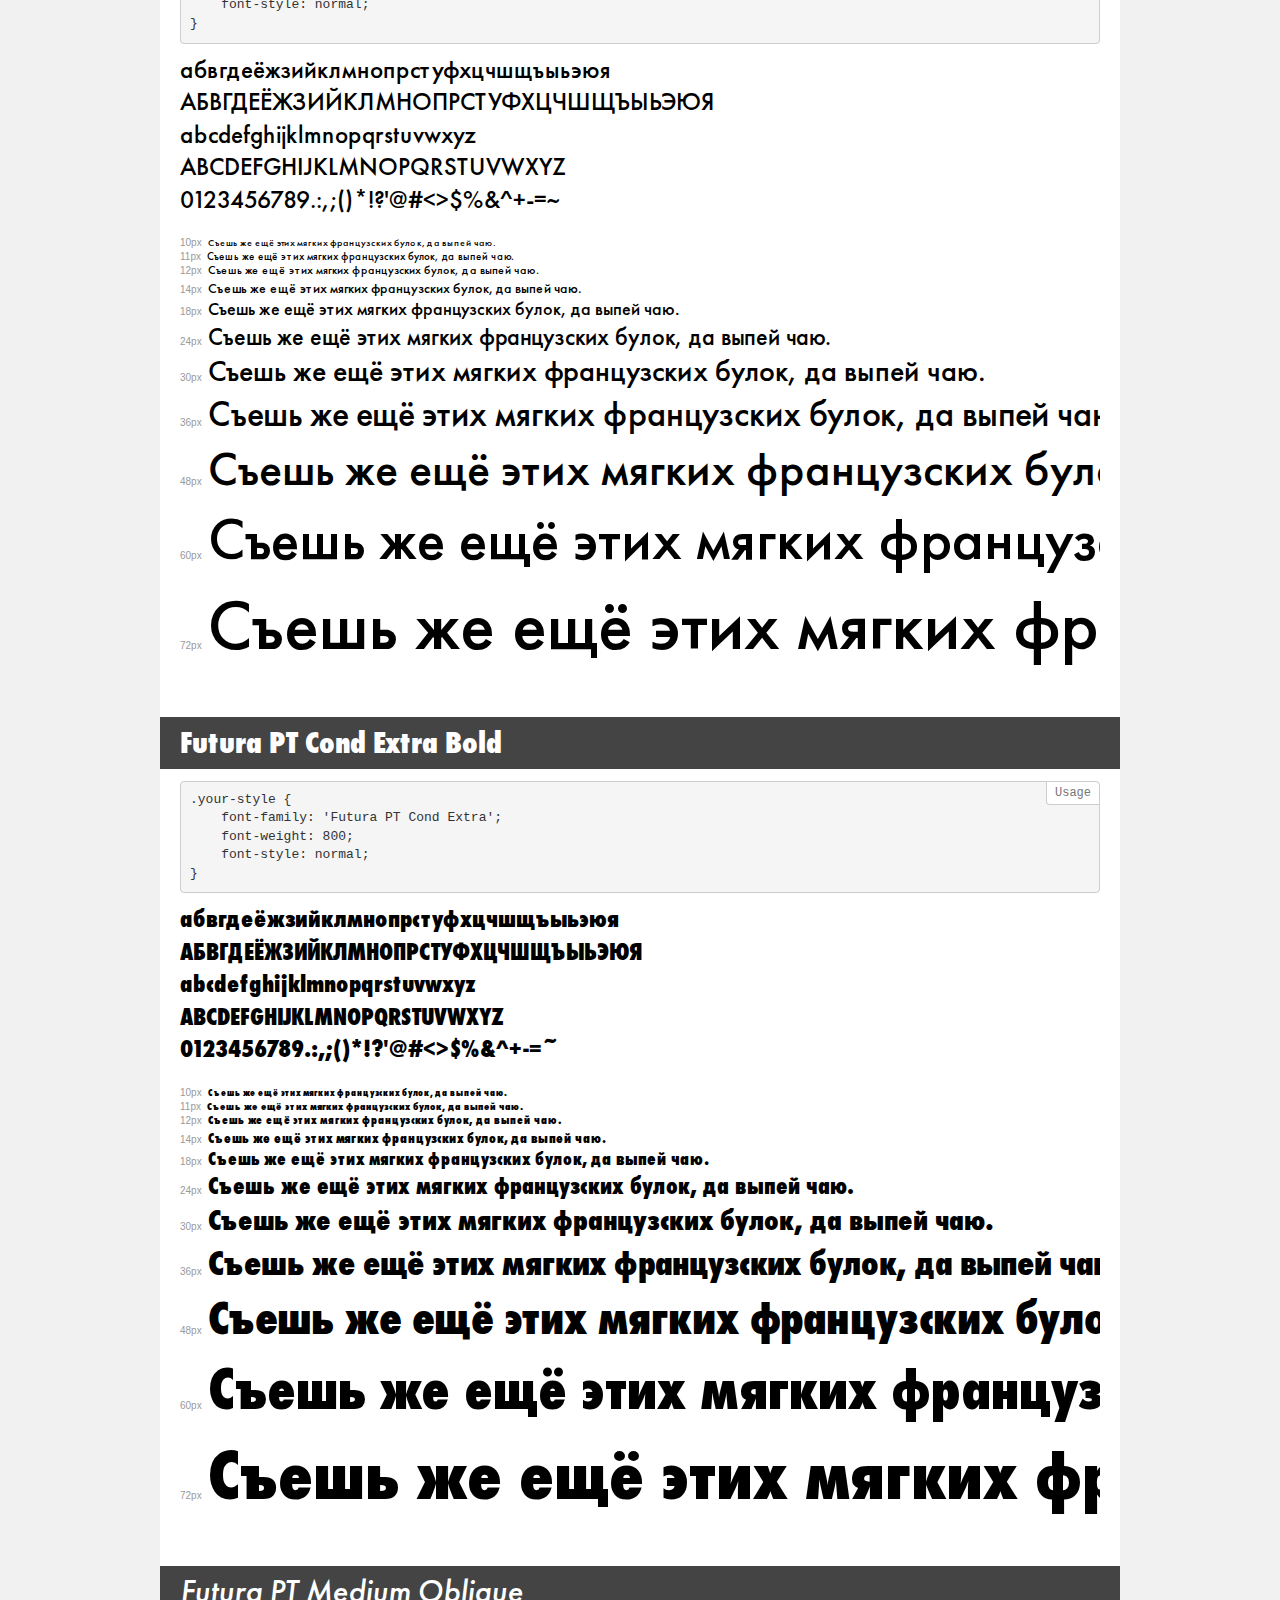
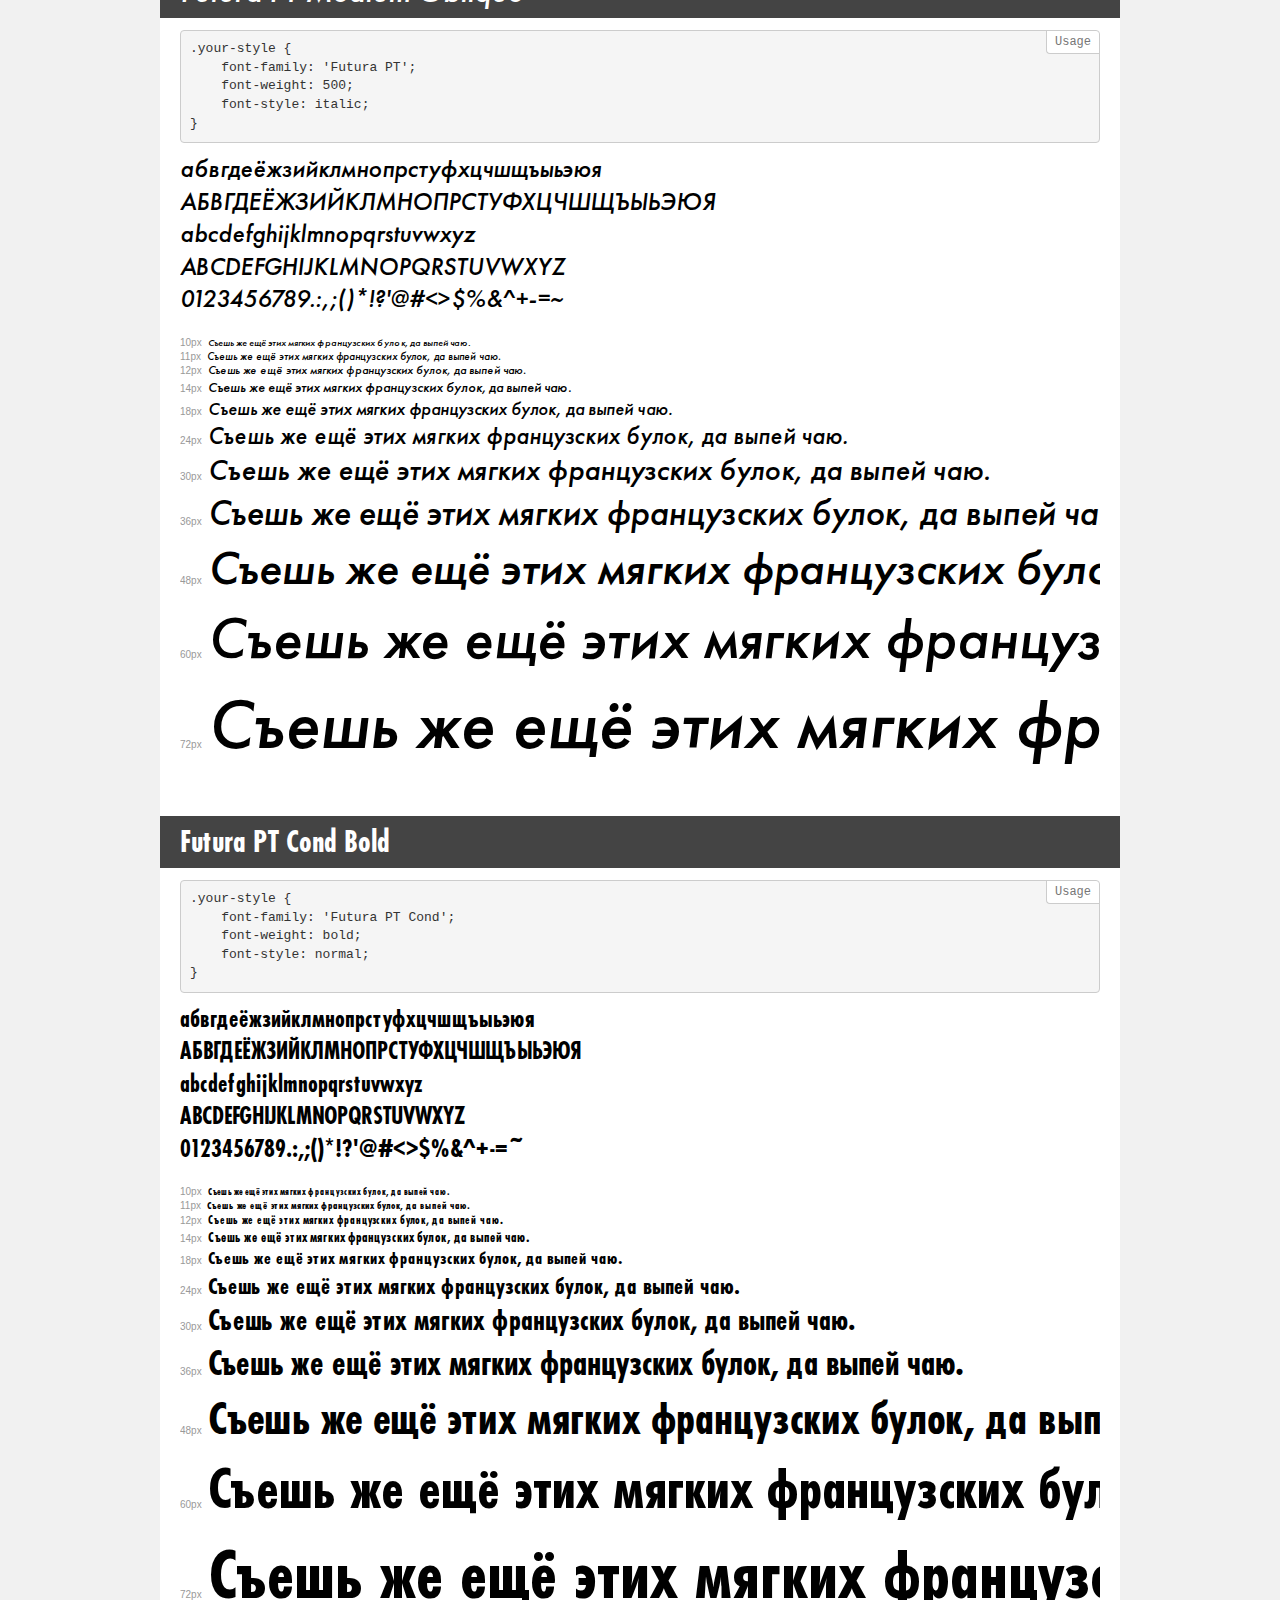
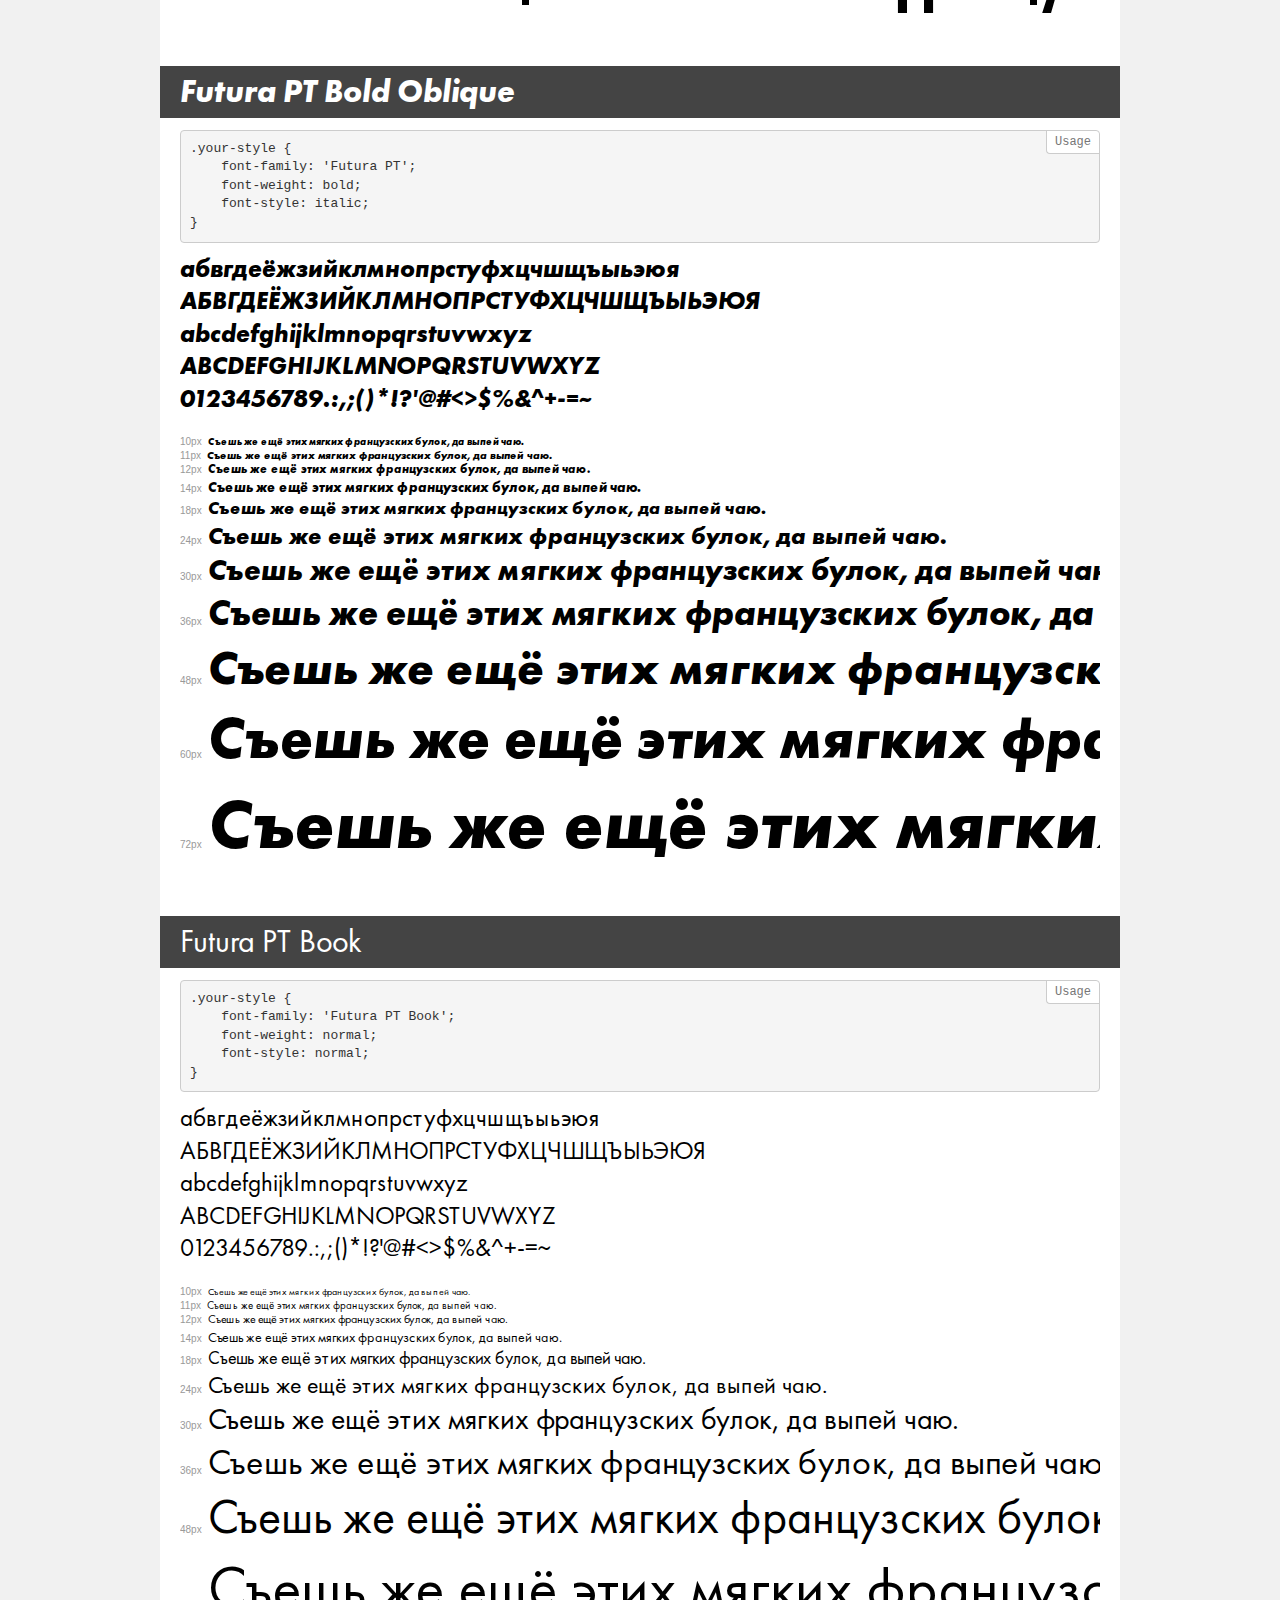
<file: fonts/demo.html>
<!DOCTYPE html>
<html>
<head>
    <meta charset="utf-8">
    <meta http-equiv="X-UA-Compatible" content="IE=edge">
    <meta name="viewport" content="width=device-width, initial-scale=1">
    <meta name="robots" content="noindex, noarchive">
    <meta name="format-detection" content="telephone=no">
    <title>Transfonter demo</title>
    <link href="stylesheet.css" rel="stylesheet">
    <style>
        /*
        http://meyerweb.com/eric/tools/css/reset/
        v2.0 | 20110126
        License: none (public domain)
        */
        html, body, div, span, applet, object, iframe,
        h1, h2, h3, h4, h5, h6, p, blockquote, pre,
        a, abbr, acronym, address, big, cite, code,
        del, dfn, em, img, ins, kbd, q, s, samp,
        small, strike, strong, sub, sup, tt, var,
        b, u, i, center,
        dl, dt, dd, ol, ul, li,
        fieldset, form, label, legend,
        table, caption, tbody, tfoot, thead, tr, th, td,
        article, aside, canvas, details, embed,
        figure, figcaption, footer, header, hgroup,
        menu, nav, output, ruby, section, summary,
        time, mark, audio, video {
            margin: 0;
            padding: 0;
            border: 0;
            font-size: 100%;
            font: inherit;
            vertical-align: baseline;
        }
        /* HTML5 display-role reset for older browsers */
        article, aside, details, figcaption, figure,
        footer, header, hgroup, menu, nav, section {
            display: block;
        }
        body {
            line-height: 1;
        }
        ol, ul {
            list-style: none;
        }
        blockquote, q {
            quotes: none;
        }
        blockquote:before, blockquote:after,
        q:before, q:after {
            content: '';
            content: none;
        }
        table {
            border-collapse: collapse;
            border-spacing: 0;
        }
        /* common styles */
        body {
            background: #f1f1f1;
            color: #000;
        }
        .page {
            background: #fff;
            width: 920px;
            margin: 0 auto;
            padding: 20px 20px 0 20px;
            overflow: hidden;
        }
        .font-container {
            overflow-x: auto;
            overflow-y: hidden;
            margin-bottom: 40px;
            line-height: 1.3;
            white-space: nowrap;
            padding-bottom: 5px;
        }
        h1 {
            position: relative;
            background: #444;
            font-size: 32px;
            color: #fff;
            padding: 10px 20px;
            margin: 0 -20px 12px -20px;
        }
        .letters {
            font-size: 25px;
            margin-bottom: 20px;
        }
        .s10:before {
            content: '10px';
        }
        .s11:before {
            content: '11px';
        }
        .s12:before {
            content: '12px';
        }
        .s14:before {
            content: '14px';
        }
        .s18:before {
            content: '18px';
        }
        .s24:before {
            content: '24px';
        }
        .s30:before {
            content: '30px';
        }
        .s36:before {
            content: '36px';
        }
        .s48:before {
            content: '48px';
        }
        .s60:before {
            content: '60px';
        }
        .s72:before {
            content: '72px';
        }
        .s10:before, .s11:before, .s12:before, .s14:before,
        .s18:before, .s24:before, .s30:before, .s36:before,
        .s48:before, .s60:before, .s72:before {
            font-family: Arial, sans-serif;
            font-size: 10px;
            font-weight: normal;
            font-style: normal;
            color: #999;
            padding-right: 6px;
        }
        pre {
            display: block;
            position: relative;
            padding: 9px;
            margin: 0 0 10px;
            font-family: Monaco, Menlo, Consolas, "Courier New", monospace !important;
            font-size: 13px;
            line-height: 1.428571429;
            color: #333;
            font-weight: normal !important;
            font-style: normal !important;
            background-color: #f5f5f5;
            border: 1px solid #ccc;
            overflow-x: auto;
            border-radius: 4px;
        }
        pre:after {
            display: block;
            position: absolute;
            right: 0;
            top: 0;
            content: 'Usage';
            line-height: 1;
            padding: 5px 8px;
            font-size: 12px;
            color: #767676;
            background-color: #fff;
            border: 1px solid #ccc;
            border-right: none;
            border-top: none;
            border-radius: 0 4px 0 4px;
            z-index: 10;
        }
        /* responsive */
        @media (max-width: 959px) {
            .page {
                width: auto;
                margin: 0;
            }
        }
    </style>
</head>
<body>
<div class="page">
    <div class="demo" style="font-family: 'Futura PT'; font-weight: bold; font-style: normal;">
        <h1>Futura PT Bold</h1>
        <pre>.your-style {
    font-family: 'Futura PT';
    font-weight: bold;
    font-style: normal;
}</pre>
        <div class="font-container">
            <p class="letters">
                абвгдеёжзийклмнопрстуфхцчшщъыьэюя<br>
АБВГДЕЁЖЗИЙКЛМНОПРСТУФХЦЧШЩЪЫЬЭЮЯ<br>
abcdefghijklmnopqrstuvwxyz<br>
ABCDEFGHIJKLMNOPQRSTUVWXYZ<br>
                0123456789.:,;()*!?'@#<>$%&^+-=~
            </p>
            <p class="s10" style="font-size: 10px;">Съешь же ещё этих мягких французских булок, да выпей чаю.</p>
            <p class="s11" style="font-size: 11px;">Съешь же ещё этих мягких французских булок, да выпей чаю.</p>
            <p class="s12" style="font-size: 12px;">Съешь же ещё этих мягких французских булок, да выпей чаю.</p>
            <p class="s14" style="font-size: 14px;">Съешь же ещё этих мягких французских булок, да выпей чаю.</p>
            <p class="s18" style="font-size: 18px;">Съешь же ещё этих мягких французских булок, да выпей чаю.</p>
            <p class="s24" style="font-size: 24px;">Съешь же ещё этих мягких французских булок, да выпей чаю.</p>
            <p class="s30" style="font-size: 30px;">Съешь же ещё этих мягких французских булок, да выпей чаю.</p>
            <p class="s36" style="font-size: 36px;">Съешь же ещё этих мягких французских булок, да выпей чаю.</p>
            <p class="s48" style="font-size: 48px;">Съешь же ещё этих мягких французских булок, да выпей чаю.</p>
            <p class="s60" style="font-size: 60px;">Съешь же ещё этих мягких французских булок, да выпей чаю.</p>
            <p class="s72" style="font-size: 72px;">Съешь же ещё этих мягких французских булок, да выпей чаю.</p>
        </div>
    </div>
    <div class="demo" style="font-family: 'Futura PT'; font-weight: 900; font-style: normal;">
        <h1>Futura PT Heavy</h1>
        <pre>.your-style {
    font-family: 'Futura PT';
    font-weight: 900;
    font-style: normal;
}</pre>
        <div class="font-container">
            <p class="letters">
                абвгдеёжзийклмнопрстуфхцчшщъыьэюя<br>
АБВГДЕЁЖЗИЙКЛМНОПРСТУФХЦЧШЩЪЫЬЭЮЯ<br>
abcdefghijklmnopqrstuvwxyz<br>
ABCDEFGHIJKLMNOPQRSTUVWXYZ<br>
                0123456789.:,;()*!?'@#<>$%&^+-=~
            </p>
            <p class="s10" style="font-size: 10px;">Съешь же ещё этих мягких французских булок, да выпей чаю.</p>
            <p class="s11" style="font-size: 11px;">Съешь же ещё этих мягких французских булок, да выпей чаю.</p>
            <p class="s12" style="font-size: 12px;">Съешь же ещё этих мягких французских булок, да выпей чаю.</p>
            <p class="s14" style="font-size: 14px;">Съешь же ещё этих мягких французских булок, да выпей чаю.</p>
            <p class="s18" style="font-size: 18px;">Съешь же ещё этих мягких французских булок, да выпей чаю.</p>
            <p class="s24" style="font-size: 24px;">Съешь же ещё этих мягких французских булок, да выпей чаю.</p>
            <p class="s30" style="font-size: 30px;">Съешь же ещё этих мягких французских булок, да выпей чаю.</p>
            <p class="s36" style="font-size: 36px;">Съешь же ещё этих мягких французских булок, да выпей чаю.</p>
            <p class="s48" style="font-size: 48px;">Съешь же ещё этих мягких французских булок, да выпей чаю.</p>
            <p class="s60" style="font-size: 60px;">Съешь же ещё этих мягких французских булок, да выпей чаю.</p>
            <p class="s72" style="font-size: 72px;">Съешь же ещё этих мягких французских булок, да выпей чаю.</p>
        </div>
    </div>
    <div class="demo" style="font-family: 'Futura PT Demi'; font-weight: 600; font-style: italic;">
        <h1>Futura PT Demi Oblique</h1>
        <pre>.your-style {
    font-family: 'Futura PT Demi';
    font-weight: 600;
    font-style: italic;
}</pre>
        <div class="font-container">
            <p class="letters">
                абвгдеёжзийклмнопрстуфхцчшщъыьэюя<br>
АБВГДЕЁЖЗИЙКЛМНОПРСТУФХЦЧШЩЪЫЬЭЮЯ<br>
abcdefghijklmnopqrstuvwxyz<br>
ABCDEFGHIJKLMNOPQRSTUVWXYZ<br>
                0123456789.:,;()*!?'@#<>$%&^+-=~
            </p>
            <p class="s10" style="font-size: 10px;">Съешь же ещё этих мягких французских булок, да выпей чаю.</p>
            <p class="s11" style="font-size: 11px;">Съешь же ещё этих мягких французских булок, да выпей чаю.</p>
            <p class="s12" style="font-size: 12px;">Съешь же ещё этих мягких французских булок, да выпей чаю.</p>
            <p class="s14" style="font-size: 14px;">Съешь же ещё этих мягких французских булок, да выпей чаю.</p>
            <p class="s18" style="font-size: 18px;">Съешь же ещё этих мягких французских булок, да выпей чаю.</p>
            <p class="s24" style="font-size: 24px;">Съешь же ещё этих мягких французских булок, да выпей чаю.</p>
            <p class="s30" style="font-size: 30px;">Съешь же ещё этих мягких французских булок, да выпей чаю.</p>
            <p class="s36" style="font-size: 36px;">Съешь же ещё этих мягких французских булок, да выпей чаю.</p>
            <p class="s48" style="font-size: 48px;">Съешь же ещё этих мягких французских булок, да выпей чаю.</p>
            <p class="s60" style="font-size: 60px;">Съешь же ещё этих мягких французских булок, да выпей чаю.</p>
            <p class="s72" style="font-size: 72px;">Съешь же ещё этих мягких французских булок, да выпей чаю.</p>
        </div>
    </div>
    <div class="demo" style="font-family: 'Futura PT Cond Extra'; font-weight: 800; font-style: italic;">
        <h1>Futura PT Cond Extra Bold Oblique</h1>
        <pre>.your-style {
    font-family: 'Futura PT Cond Extra';
    font-weight: 800;
    font-style: italic;
}</pre>
        <div class="font-container">
            <p class="letters">
                абвгдеёжзийклмнопрстуфхцчшщъыьэюя<br>
АБВГДЕЁЖЗИЙКЛМНОПРСТУФХЦЧШЩЪЫЬЭЮЯ<br>
abcdefghijklmnopqrstuvwxyz<br>
ABCDEFGHIJKLMNOPQRSTUVWXYZ<br>
                0123456789.:,;()*!?'@#<>$%&^+-=~
            </p>
            <p class="s10" style="font-size: 10px;">Съешь же ещё этих мягких французских булок, да выпей чаю.</p>
            <p class="s11" style="font-size: 11px;">Съешь же ещё этих мягких французских булок, да выпей чаю.</p>
            <p class="s12" style="font-size: 12px;">Съешь же ещё этих мягких французских булок, да выпей чаю.</p>
            <p class="s14" style="font-size: 14px;">Съешь же ещё этих мягких французских булок, да выпей чаю.</p>
            <p class="s18" style="font-size: 18px;">Съешь же ещё этих мягких французских булок, да выпей чаю.</p>
            <p class="s24" style="font-size: 24px;">Съешь же ещё этих мягких французских булок, да выпей чаю.</p>
            <p class="s30" style="font-size: 30px;">Съешь же ещё этих мягких французских булок, да выпей чаю.</p>
            <p class="s36" style="font-size: 36px;">Съешь же ещё этих мягких французских булок, да выпей чаю.</p>
            <p class="s48" style="font-size: 48px;">Съешь же ещё этих мягких французских булок, да выпей чаю.</p>
            <p class="s60" style="font-size: 60px;">Съешь же ещё этих мягких французских булок, да выпей чаю.</p>
            <p class="s72" style="font-size: 72px;">Съешь же ещё этих мягких французских булок, да выпей чаю.</p>
        </div>
    </div>
    <div class="demo" style="font-family: 'Futura PT Cond Book'; font-weight: normal; font-style: normal;">
        <h1>Futura PT Cond Book</h1>
        <pre>.your-style {
    font-family: 'Futura PT Cond Book';
    font-weight: normal;
    font-style: normal;
}</pre>
        <div class="font-container">
            <p class="letters">
                абвгдеёжзийклмнопрстуфхцчшщъыьэюя<br>
АБВГДЕЁЖЗИЙКЛМНОПРСТУФХЦЧШЩЪЫЬЭЮЯ<br>
abcdefghijklmnopqrstuvwxyz<br>
ABCDEFGHIJKLMNOPQRSTUVWXYZ<br>
                0123456789.:,;()*!?'@#<>$%&^+-=~
            </p>
            <p class="s10" style="font-size: 10px;">Съешь же ещё этих мягких французских булок, да выпей чаю.</p>
            <p class="s11" style="font-size: 11px;">Съешь же ещё этих мягких французских булок, да выпей чаю.</p>
            <p class="s12" style="font-size: 12px;">Съешь же ещё этих мягких французских булок, да выпей чаю.</p>
            <p class="s14" style="font-size: 14px;">Съешь же ещё этих мягких французских булок, да выпей чаю.</p>
            <p class="s18" style="font-size: 18px;">Съешь же ещё этих мягких французских булок, да выпей чаю.</p>
            <p class="s24" style="font-size: 24px;">Съешь же ещё этих мягких французских булок, да выпей чаю.</p>
            <p class="s30" style="font-size: 30px;">Съешь же ещё этих мягких французских булок, да выпей чаю.</p>
            <p class="s36" style="font-size: 36px;">Съешь же ещё этих мягких французских булок, да выпей чаю.</p>
            <p class="s48" style="font-size: 48px;">Съешь же ещё этих мягких французских булок, да выпей чаю.</p>
            <p class="s60" style="font-size: 60px;">Съешь же ещё этих мягких французских булок, да выпей чаю.</p>
            <p class="s72" style="font-size: 72px;">Съешь же ещё этих мягких французских булок, да выпей чаю.</p>
        </div>
    </div>
    <div class="demo" style="font-family: 'Futura PT'; font-weight: 300; font-style: italic;">
        <h1>Futura PT Light Oblique</h1>
        <pre>.your-style {
    font-family: 'Futura PT';
    font-weight: 300;
    font-style: italic;
}</pre>
        <div class="font-container">
            <p class="letters">
                абвгдеёжзийклмнопрстуфхцчшщъыьэюя<br>
АБВГДЕЁЖЗИЙКЛМНОПРСТУФХЦЧШЩЪЫЬЭЮЯ<br>
abcdefghijklmnopqrstuvwxyz<br>
ABCDEFGHIJKLMNOPQRSTUVWXYZ<br>
                0123456789.:,;()*!?'@#<>$%&^+-=~
            </p>
            <p class="s10" style="font-size: 10px;">Съешь же ещё этих мягких французских булок, да выпей чаю.</p>
            <p class="s11" style="font-size: 11px;">Съешь же ещё этих мягких французских булок, да выпей чаю.</p>
            <p class="s12" style="font-size: 12px;">Съешь же ещё этих мягких французских булок, да выпей чаю.</p>
            <p class="s14" style="font-size: 14px;">Съешь же ещё этих мягких французских булок, да выпей чаю.</p>
            <p class="s18" style="font-size: 18px;">Съешь же ещё этих мягких французских булок, да выпей чаю.</p>
            <p class="s24" style="font-size: 24px;">Съешь же ещё этих мягких французских булок, да выпей чаю.</p>
            <p class="s30" style="font-size: 30px;">Съешь же ещё этих мягких французских булок, да выпей чаю.</p>
            <p class="s36" style="font-size: 36px;">Съешь же ещё этих мягких французских булок, да выпей чаю.</p>
            <p class="s48" style="font-size: 48px;">Съешь же ещё этих мягких французских булок, да выпей чаю.</p>
            <p class="s60" style="font-size: 60px;">Съешь же ещё этих мягких французских булок, да выпей чаю.</p>
            <p class="s72" style="font-size: 72px;">Съешь же ещё этих мягких французских булок, да выпей чаю.</p>
        </div>
    </div>
    <div class="demo" style="font-family: 'Futura PT Book'; font-weight: normal; font-style: italic;">
        <h1>Futura PT Book Oblique</h1>
        <pre>.your-style {
    font-family: 'Futura PT Book';
    font-weight: normal;
    font-style: italic;
}</pre>
        <div class="font-container">
            <p class="letters">
                абвгдеёжзийклмнопрстуфхцчшщъыьэюя<br>
АБВГДЕЁЖЗИЙКЛМНОПРСТУФХЦЧШЩЪЫЬЭЮЯ<br>
abcdefghijklmnopqrstuvwxyz<br>
ABCDEFGHIJKLMNOPQRSTUVWXYZ<br>
                0123456789.:,;()*!?'@#<>$%&^+-=~
            </p>
            <p class="s10" style="font-size: 10px;">Съешь же ещё этих мягких французских булок, да выпей чаю.</p>
            <p class="s11" style="font-size: 11px;">Съешь же ещё этих мягких французских булок, да выпей чаю.</p>
            <p class="s12" style="font-size: 12px;">Съешь же ещё этих мягких французских булок, да выпей чаю.</p>
            <p class="s14" style="font-size: 14px;">Съешь же ещё этих мягких французских булок, да выпей чаю.</p>
            <p class="s18" style="font-size: 18px;">Съешь же ещё этих мягких французских булок, да выпей чаю.</p>
            <p class="s24" style="font-size: 24px;">Съешь же ещё этих мягких французских булок, да выпей чаю.</p>
            <p class="s30" style="font-size: 30px;">Съешь же ещё этих мягких французских булок, да выпей чаю.</p>
            <p class="s36" style="font-size: 36px;">Съешь же ещё этих мягких французских булок, да выпей чаю.</p>
            <p class="s48" style="font-size: 48px;">Съешь же ещё этих мягких французских булок, да выпей чаю.</p>
            <p class="s60" style="font-size: 60px;">Съешь же ещё этих мягких французских булок, да выпей чаю.</p>
            <p class="s72" style="font-size: 72px;">Съешь же ещё этих мягких французских булок, да выпей чаю.</p>
        </div>
    </div>
    <div class="demo" style="font-family: 'Futura PT'; font-weight: 900; font-style: italic;">
        <h1>Futura PT Heavy Oblique</h1>
        <pre>.your-style {
    font-family: 'Futura PT';
    font-weight: 900;
    font-style: italic;
}</pre>
        <div class="font-container">
            <p class="letters">
                абвгдеёжзийклмнопрстуфхцчшщъыьэюя<br>
АБВГДЕЁЖЗИЙКЛМНОПРСТУФХЦЧШЩЪЫЬЭЮЯ<br>
abcdefghijklmnopqrstuvwxyz<br>
ABCDEFGHIJKLMNOPQRSTUVWXYZ<br>
                0123456789.:,;()*!?'@#<>$%&^+-=~
            </p>
            <p class="s10" style="font-size: 10px;">Съешь же ещё этих мягких французских булок, да выпей чаю.</p>
            <p class="s11" style="font-size: 11px;">Съешь же ещё этих мягких французских булок, да выпей чаю.</p>
            <p class="s12" style="font-size: 12px;">Съешь же ещё этих мягких французских булок, да выпей чаю.</p>
            <p class="s14" style="font-size: 14px;">Съешь же ещё этих мягких французских булок, да выпей чаю.</p>
            <p class="s18" style="font-size: 18px;">Съешь же ещё этих мягких французских булок, да выпей чаю.</p>
            <p class="s24" style="font-size: 24px;">Съешь же ещё этих мягких французских булок, да выпей чаю.</p>
            <p class="s30" style="font-size: 30px;">Съешь же ещё этих мягких французских булок, да выпей чаю.</p>
            <p class="s36" style="font-size: 36px;">Съешь же ещё этих мягких французских булок, да выпей чаю.</p>
            <p class="s48" style="font-size: 48px;">Съешь же ещё этих мягких французских булок, да выпей чаю.</p>
            <p class="s60" style="font-size: 60px;">Съешь же ещё этих мягких французских булок, да выпей чаю.</p>
            <p class="s72" style="font-size: 72px;">Съешь же ещё этих мягких французских булок, да выпей чаю.</p>
        </div>
    </div>
    <div class="demo" style="font-family: 'Futura PT Cond'; font-weight: bold; font-style: italic;">
        <h1>Futura PT Cond Bold Oblique</h1>
        <pre>.your-style {
    font-family: 'Futura PT Cond';
    font-weight: bold;
    font-style: italic;
}</pre>
        <div class="font-container">
            <p class="letters">
                абвгдеёжзийклмнопрстуфхцчшщъыьэюя<br>
АБВГДЕЁЖЗИЙКЛМНОПРСТУФХЦЧШЩЪЫЬЭЮЯ<br>
abcdefghijklmnopqrstuvwxyz<br>
ABCDEFGHIJKLMNOPQRSTUVWXYZ<br>
                0123456789.:,;()*!?'@#<>$%&^+-=~
            </p>
            <p class="s10" style="font-size: 10px;">Съешь же ещё этих мягких французских булок, да выпей чаю.</p>
            <p class="s11" style="font-size: 11px;">Съешь же ещё этих мягких французских булок, да выпей чаю.</p>
            <p class="s12" style="font-size: 12px;">Съешь же ещё этих мягких французских булок, да выпей чаю.</p>
            <p class="s14" style="font-size: 14px;">Съешь же ещё этих мягких французских булок, да выпей чаю.</p>
            <p class="s18" style="font-size: 18px;">Съешь же ещё этих мягких французских булок, да выпей чаю.</p>
            <p class="s24" style="font-size: 24px;">Съешь же ещё этих мягких французских булок, да выпей чаю.</p>
            <p class="s30" style="font-size: 30px;">Съешь же ещё этих мягких французских булок, да выпей чаю.</p>
            <p class="s36" style="font-size: 36px;">Съешь же ещё этих мягких французских булок, да выпей чаю.</p>
            <p class="s48" style="font-size: 48px;">Съешь же ещё этих мягких французских булок, да выпей чаю.</p>
            <p class="s60" style="font-size: 60px;">Съешь же ещё этих мягких французских булок, да выпей чаю.</p>
            <p class="s72" style="font-size: 72px;">Съешь же ещё этих мягких французских булок, да выпей чаю.</p>
        </div>
    </div>
    <div class="demo" style="font-family: 'Futura PT Demi'; font-weight: 600; font-style: normal;">
        <h1>Futura PT Demi</h1>
        <pre>.your-style {
    font-family: 'Futura PT Demi';
    font-weight: 600;
    font-style: normal;
}</pre>
        <div class="font-container">
            <p class="letters">
                абвгдеёжзийклмнопрстуфхцчшщъыьэюя<br>
АБВГДЕЁЖЗИЙКЛМНОПРСТУФХЦЧШЩЪЫЬЭЮЯ<br>
abcdefghijklmnopqrstuvwxyz<br>
ABCDEFGHIJKLMNOPQRSTUVWXYZ<br>
                0123456789.:,;()*!?'@#<>$%&^+-=~
            </p>
            <p class="s10" style="font-size: 10px;">Съешь же ещё этих мягких французских булок, да выпей чаю.</p>
            <p class="s11" style="font-size: 11px;">Съешь же ещё этих мягких французских булок, да выпей чаю.</p>
            <p class="s12" style="font-size: 12px;">Съешь же ещё этих мягких французских булок, да выпей чаю.</p>
            <p class="s14" style="font-size: 14px;">Съешь же ещё этих мягких французских булок, да выпей чаю.</p>
            <p class="s18" style="font-size: 18px;">Съешь же ещё этих мягких французских булок, да выпей чаю.</p>
            <p class="s24" style="font-size: 24px;">Съешь же ещё этих мягких французских булок, да выпей чаю.</p>
            <p class="s30" style="font-size: 30px;">Съешь же ещё этих мягких французских булок, да выпей чаю.</p>
            <p class="s36" style="font-size: 36px;">Съешь же ещё этих мягких французских булок, да выпей чаю.</p>
            <p class="s48" style="font-size: 48px;">Съешь же ещё этих мягких французских булок, да выпей чаю.</p>
            <p class="s60" style="font-size: 60px;">Съешь же ещё этих мягких французских булок, да выпей чаю.</p>
            <p class="s72" style="font-size: 72px;">Съешь же ещё этих мягких французских булок, да выпей чаю.</p>
        </div>
    </div>
    <div class="demo" style="font-family: 'Futura PT Cond Book'; font-weight: normal; font-style: italic;">
        <h1>Futura PT Cond Book Oblique</h1>
        <pre>.your-style {
    font-family: 'Futura PT Cond Book';
    font-weight: normal;
    font-style: italic;
}</pre>
        <div class="font-container">
            <p class="letters">
                абвгдеёжзийклмнопрстуфхцчшщъыьэюя<br>
АБВГДЕЁЖЗИЙКЛМНОПРСТУФХЦЧШЩЪЫЬЭЮЯ<br>
abcdefghijklmnopqrstuvwxyz<br>
ABCDEFGHIJKLMNOPQRSTUVWXYZ<br>
                0123456789.:,;()*!?'@#<>$%&^+-=~
            </p>
            <p class="s10" style="font-size: 10px;">Съешь же ещё этих мягких французских булок, да выпей чаю.</p>
            <p class="s11" style="font-size: 11px;">Съешь же ещё этих мягких французских булок, да выпей чаю.</p>
            <p class="s12" style="font-size: 12px;">Съешь же ещё этих мягких французских булок, да выпей чаю.</p>
            <p class="s14" style="font-size: 14px;">Съешь же ещё этих мягких французских булок, да выпей чаю.</p>
            <p class="s18" style="font-size: 18px;">Съешь же ещё этих мягких французских булок, да выпей чаю.</p>
            <p class="s24" style="font-size: 24px;">Съешь же ещё этих мягких французских булок, да выпей чаю.</p>
            <p class="s30" style="font-size: 30px;">Съешь же ещё этих мягких французских булок, да выпей чаю.</p>
            <p class="s36" style="font-size: 36px;">Съешь же ещё этих мягких французских булок, да выпей чаю.</p>
            <p class="s48" style="font-size: 48px;">Съешь же ещё этих мягких французских булок, да выпей чаю.</p>
            <p class="s60" style="font-size: 60px;">Съешь же ещё этих мягких французских булок, да выпей чаю.</p>
            <p class="s72" style="font-size: 72px;">Съешь же ещё этих мягких французских булок, да выпей чаю.</p>
        </div>
    </div>
    <div class="demo" style="font-family: 'Futura PT Extra'; font-weight: 800; font-style: normal;">
        <h1>Futura PT Extra Bold</h1>
        <pre>.your-style {
    font-family: 'Futura PT Extra';
    font-weight: 800;
    font-style: normal;
}</pre>
        <div class="font-container">
            <p class="letters">
                абвгдеёжзийклмнопрстуфхцчшщъыьэюя<br>
АБВГДЕЁЖЗИЙКЛМНОПРСТУФХЦЧШЩЪЫЬЭЮЯ<br>
abcdefghijklmnopqrstuvwxyz<br>
ABCDEFGHIJKLMNOPQRSTUVWXYZ<br>
                0123456789.:,;()*!?'@#<>$%&^+-=~
            </p>
            <p class="s10" style="font-size: 10px;">Съешь же ещё этих мягких французских булок, да выпей чаю.</p>
            <p class="s11" style="font-size: 11px;">Съешь же ещё этих мягких французских булок, да выпей чаю.</p>
            <p class="s12" style="font-size: 12px;">Съешь же ещё этих мягких французских булок, да выпей чаю.</p>
            <p class="s14" style="font-size: 14px;">Съешь же ещё этих мягких французских булок, да выпей чаю.</p>
            <p class="s18" style="font-size: 18px;">Съешь же ещё этих мягких французских булок, да выпей чаю.</p>
            <p class="s24" style="font-size: 24px;">Съешь же ещё этих мягких французских булок, да выпей чаю.</p>
            <p class="s30" style="font-size: 30px;">Съешь же ещё этих мягких французских булок, да выпей чаю.</p>
            <p class="s36" style="font-size: 36px;">Съешь же ещё этих мягких французских булок, да выпей чаю.</p>
            <p class="s48" style="font-size: 48px;">Съешь же ещё этих мягких французских булок, да выпей чаю.</p>
            <p class="s60" style="font-size: 60px;">Съешь же ещё этих мягких французских булок, да выпей чаю.</p>
            <p class="s72" style="font-size: 72px;">Съешь же ещё этих мягких французских булок, да выпей чаю.</p>
        </div>
    </div>
    <div class="demo" style="font-family: 'Futura PT Cond'; font-weight: 500; font-style: normal;">
        <h1>Futura PT Cond Medium</h1>
        <pre>.your-style {
    font-family: 'Futura PT Cond';
    font-weight: 500;
    font-style: normal;
}</pre>
        <div class="font-container">
            <p class="letters">
                абвгдеёжзийклмнопрстуфхцчшщъыьэюя<br>
АБВГДЕЁЖЗИЙКЛМНОПРСТУФХЦЧШЩЪЫЬЭЮЯ<br>
abcdefghijklmnopqrstuvwxyz<br>
ABCDEFGHIJKLMNOPQRSTUVWXYZ<br>
                0123456789.:,;()*!?'@#<>$%&^+-=~
            </p>
            <p class="s10" style="font-size: 10px;">Съешь же ещё этих мягких французских булок, да выпей чаю.</p>
            <p class="s11" style="font-size: 11px;">Съешь же ещё этих мягких французских булок, да выпей чаю.</p>
            <p class="s12" style="font-size: 12px;">Съешь же ещё этих мягких французских булок, да выпей чаю.</p>
            <p class="s14" style="font-size: 14px;">Съешь же ещё этих мягких французских булок, да выпей чаю.</p>
            <p class="s18" style="font-size: 18px;">Съешь же ещё этих мягких французских булок, да выпей чаю.</p>
            <p class="s24" style="font-size: 24px;">Съешь же ещё этих мягких французских булок, да выпей чаю.</p>
            <p class="s30" style="font-size: 30px;">Съешь же ещё этих мягких французских булок, да выпей чаю.</p>
            <p class="s36" style="font-size: 36px;">Съешь же ещё этих мягких французских булок, да выпей чаю.</p>
            <p class="s48" style="font-size: 48px;">Съешь же ещё этих мягких французских булок, да выпей чаю.</p>
            <p class="s60" style="font-size: 60px;">Съешь же ещё этих мягких французских булок, да выпей чаю.</p>
            <p class="s72" style="font-size: 72px;">Съешь же ещё этих мягких французских булок, да выпей чаю.</p>
        </div>
    </div>
    <div class="demo" style="font-family: 'Futura PT'; font-weight: 500; font-style: normal;">
        <h1>Futura PT Medium</h1>
        <pre>.your-style {
    font-family: 'Futura PT';
    font-weight: 500;
    font-style: normal;
}</pre>
        <div class="font-container">
            <p class="letters">
                абвгдеёжзийклмнопрстуфхцчшщъыьэюя<br>
АБВГДЕЁЖЗИЙКЛМНОПРСТУФХЦЧШЩЪЫЬЭЮЯ<br>
abcdefghijklmnopqrstuvwxyz<br>
ABCDEFGHIJKLMNOPQRSTUVWXYZ<br>
                0123456789.:,;()*!?'@#<>$%&^+-=~
            </p>
            <p class="s10" style="font-size: 10px;">Съешь же ещё этих мягких французских булок, да выпей чаю.</p>
            <p class="s11" style="font-size: 11px;">Съешь же ещё этих мягких французских булок, да выпей чаю.</p>
            <p class="s12" style="font-size: 12px;">Съешь же ещё этих мягких французских булок, да выпей чаю.</p>
            <p class="s14" style="font-size: 14px;">Съешь же ещё этих мягких французских булок, да выпей чаю.</p>
            <p class="s18" style="font-size: 18px;">Съешь же ещё этих мягких французских булок, да выпей чаю.</p>
            <p class="s24" style="font-size: 24px;">Съешь же ещё этих мягких французских булок, да выпей чаю.</p>
            <p class="s30" style="font-size: 30px;">Съешь же ещё этих мягких французских булок, да выпей чаю.</p>
            <p class="s36" style="font-size: 36px;">Съешь же ещё этих мягких французских булок, да выпей чаю.</p>
            <p class="s48" style="font-size: 48px;">Съешь же ещё этих мягких французских булок, да выпей чаю.</p>
            <p class="s60" style="font-size: 60px;">Съешь же ещё этих мягких французских булок, да выпей чаю.</p>
            <p class="s72" style="font-size: 72px;">Съешь же ещё этих мягких французских булок, да выпей чаю.</p>
        </div>
    </div>
    <div class="demo" style="font-family: 'Futura PT Cond Extra'; font-weight: 800; font-style: normal;">
        <h1>Futura PT Cond Extra Bold</h1>
        <pre>.your-style {
    font-family: 'Futura PT Cond Extra';
    font-weight: 800;
    font-style: normal;
}</pre>
        <div class="font-container">
            <p class="letters">
                абвгдеёжзийклмнопрстуфхцчшщъыьэюя<br>
АБВГДЕЁЖЗИЙКЛМНОПРСТУФХЦЧШЩЪЫЬЭЮЯ<br>
abcdefghijklmnopqrstuvwxyz<br>
ABCDEFGHIJKLMNOPQRSTUVWXYZ<br>
                0123456789.:,;()*!?'@#<>$%&^+-=~
            </p>
            <p class="s10" style="font-size: 10px;">Съешь же ещё этих мягких французских булок, да выпей чаю.</p>
            <p class="s11" style="font-size: 11px;">Съешь же ещё этих мягких французских булок, да выпей чаю.</p>
            <p class="s12" style="font-size: 12px;">Съешь же ещё этих мягких французских булок, да выпей чаю.</p>
            <p class="s14" style="font-size: 14px;">Съешь же ещё этих мягких французских булок, да выпей чаю.</p>
            <p class="s18" style="font-size: 18px;">Съешь же ещё этих мягких французских булок, да выпей чаю.</p>
            <p class="s24" style="font-size: 24px;">Съешь же ещё этих мягких французских булок, да выпей чаю.</p>
            <p class="s30" style="font-size: 30px;">Съешь же ещё этих мягких французских булок, да выпей чаю.</p>
            <p class="s36" style="font-size: 36px;">Съешь же ещё этих мягких французских булок, да выпей чаю.</p>
            <p class="s48" style="font-size: 48px;">Съешь же ещё этих мягких французских булок, да выпей чаю.</p>
            <p class="s60" style="font-size: 60px;">Съешь же ещё этих мягких французских булок, да выпей чаю.</p>
            <p class="s72" style="font-size: 72px;">Съешь же ещё этих мягких французских булок, да выпей чаю.</p>
        </div>
    </div>
    <div class="demo" style="font-family: 'Futura PT'; font-weight: 500; font-style: italic;">
        <h1>Futura PT Medium Oblique</h1>
        <pre>.your-style {
    font-family: 'Futura PT';
    font-weight: 500;
    font-style: italic;
}</pre>
        <div class="font-container">
            <p class="letters">
                абвгдеёжзийклмнопрстуфхцчшщъыьэюя<br>
АБВГДЕЁЖЗИЙКЛМНОПРСТУФХЦЧШЩЪЫЬЭЮЯ<br>
abcdefghijklmnopqrstuvwxyz<br>
ABCDEFGHIJKLMNOPQRSTUVWXYZ<br>
                0123456789.:,;()*!?'@#<>$%&^+-=~
            </p>
            <p class="s10" style="font-size: 10px;">Съешь же ещё этих мягких французских булок, да выпей чаю.</p>
            <p class="s11" style="font-size: 11px;">Съешь же ещё этих мягких французских булок, да выпей чаю.</p>
            <p class="s12" style="font-size: 12px;">Съешь же ещё этих мягких французских булок, да выпей чаю.</p>
            <p class="s14" style="font-size: 14px;">Съешь же ещё этих мягких французских булок, да выпей чаю.</p>
            <p class="s18" style="font-size: 18px;">Съешь же ещё этих мягких французских булок, да выпей чаю.</p>
            <p class="s24" style="font-size: 24px;">Съешь же ещё этих мягких французских булок, да выпей чаю.</p>
            <p class="s30" style="font-size: 30px;">Съешь же ещё этих мягких французских булок, да выпей чаю.</p>
            <p class="s36" style="font-size: 36px;">Съешь же ещё этих мягких французских булок, да выпей чаю.</p>
            <p class="s48" style="font-size: 48px;">Съешь же ещё этих мягких французских булок, да выпей чаю.</p>
            <p class="s60" style="font-size: 60px;">Съешь же ещё этих мягких французских булок, да выпей чаю.</p>
            <p class="s72" style="font-size: 72px;">Съешь же ещё этих мягких французских булок, да выпей чаю.</p>
        </div>
    </div>
    <div class="demo" style="font-family: 'Futura PT Cond'; font-weight: bold; font-style: normal;">
        <h1>Futura PT Cond Bold</h1>
        <pre>.your-style {
    font-family: 'Futura PT Cond';
    font-weight: bold;
    font-style: normal;
}</pre>
        <div class="font-container">
            <p class="letters">
                абвгдеёжзийклмнопрстуфхцчшщъыьэюя<br>
АБВГДЕЁЖЗИЙКЛМНОПРСТУФХЦЧШЩЪЫЬЭЮЯ<br>
abcdefghijklmnopqrstuvwxyz<br>
ABCDEFGHIJKLMNOPQRSTUVWXYZ<br>
                0123456789.:,;()*!?'@#<>$%&^+-=~
            </p>
            <p class="s10" style="font-size: 10px;">Съешь же ещё этих мягких французских булок, да выпей чаю.</p>
            <p class="s11" style="font-size: 11px;">Съешь же ещё этих мягких французских булок, да выпей чаю.</p>
            <p class="s12" style="font-size: 12px;">Съешь же ещё этих мягких французских булок, да выпей чаю.</p>
            <p class="s14" style="font-size: 14px;">Съешь же ещё этих мягких французских булок, да выпей чаю.</p>
            <p class="s18" style="font-size: 18px;">Съешь же ещё этих мягких французских булок, да выпей чаю.</p>
            <p class="s24" style="font-size: 24px;">Съешь же ещё этих мягких французских булок, да выпей чаю.</p>
            <p class="s30" style="font-size: 30px;">Съешь же ещё этих мягких французских булок, да выпей чаю.</p>
            <p class="s36" style="font-size: 36px;">Съешь же ещё этих мягких французских булок, да выпей чаю.</p>
            <p class="s48" style="font-size: 48px;">Съешь же ещё этих мягких французских булок, да выпей чаю.</p>
            <p class="s60" style="font-size: 60px;">Съешь же ещё этих мягких французских булок, да выпей чаю.</p>
            <p class="s72" style="font-size: 72px;">Съешь же ещё этих мягких французских булок, да выпей чаю.</p>
        </div>
    </div>
    <div class="demo" style="font-family: 'Futura PT'; font-weight: bold; font-style: italic;">
        <h1>Futura PT Bold Oblique</h1>
        <pre>.your-style {
    font-family: 'Futura PT';
    font-weight: bold;
    font-style: italic;
}</pre>
        <div class="font-container">
            <p class="letters">
                абвгдеёжзийклмнопрстуфхцчшщъыьэюя<br>
АБВГДЕЁЖЗИЙКЛМНОПРСТУФХЦЧШЩЪЫЬЭЮЯ<br>
abcdefghijklmnopqrstuvwxyz<br>
ABCDEFGHIJKLMNOPQRSTUVWXYZ<br>
                0123456789.:,;()*!?'@#<>$%&^+-=~
            </p>
            <p class="s10" style="font-size: 10px;">Съешь же ещё этих мягких французских булок, да выпей чаю.</p>
            <p class="s11" style="font-size: 11px;">Съешь же ещё этих мягких французских булок, да выпей чаю.</p>
            <p class="s12" style="font-size: 12px;">Съешь же ещё этих мягких французских булок, да выпей чаю.</p>
            <p class="s14" style="font-size: 14px;">Съешь же ещё этих мягких французских булок, да выпей чаю.</p>
            <p class="s18" style="font-size: 18px;">Съешь же ещё этих мягких французских булок, да выпей чаю.</p>
            <p class="s24" style="font-size: 24px;">Съешь же ещё этих мягких французских булок, да выпей чаю.</p>
            <p class="s30" style="font-size: 30px;">Съешь же ещё этих мягких французских булок, да выпей чаю.</p>
            <p class="s36" style="font-size: 36px;">Съешь же ещё этих мягких французских булок, да выпей чаю.</p>
            <p class="s48" style="font-size: 48px;">Съешь же ещё этих мягких французских булок, да выпей чаю.</p>
            <p class="s60" style="font-size: 60px;">Съешь же ещё этих мягких французских булок, да выпей чаю.</p>
            <p class="s72" style="font-size: 72px;">Съешь же ещё этих мягких французских булок, да выпей чаю.</p>
        </div>
    </div>
    <div class="demo" style="font-family: 'Futura PT Book'; font-weight: normal; font-style: normal;">
        <h1>Futura PT Book</h1>
        <pre>.your-style {
    font-family: 'Futura PT Book';
    font-weight: normal;
    font-style: normal;
}</pre>
        <div class="font-container">
            <p class="letters">
                абвгдеёжзийклмнопрстуфхцчшщъыьэюя<br>
АБВГДЕЁЖЗИЙКЛМНОПРСТУФХЦЧШЩЪЫЬЭЮЯ<br>
abcdefghijklmnopqrstuvwxyz<br>
ABCDEFGHIJKLMNOPQRSTUVWXYZ<br>
                0123456789.:,;()*!?'@#<>$%&^+-=~
            </p>
            <p class="s10" style="font-size: 10px;">Съешь же ещё этих мягких французских булок, да выпей чаю.</p>
            <p class="s11" style="font-size: 11px;">Съешь же ещё этих мягких французских булок, да выпей чаю.</p>
            <p class="s12" style="font-size: 12px;">Съешь же ещё этих мягких французских булок, да выпей чаю.</p>
            <p class="s14" style="font-size: 14px;">Съешь же ещё этих мягких французских булок, да выпей чаю.</p>
            <p class="s18" style="font-size: 18px;">Съешь же ещё этих мягких французских булок, да выпей чаю.</p>
            <p class="s24" style="font-size: 24px;">Съешь же ещё этих мягких французских булок, да выпей чаю.</p>
            <p class="s30" style="font-size: 30px;">Съешь же ещё этих мягких французских булок, да выпей чаю.</p>
            <p class="s36" style="font-size: 36px;">Съешь же ещё этих мягких французских булок, да выпей чаю.</p>
            <p class="s48" style="font-size: 48px;">Съешь же ещё этих мягких французских булок, да выпей чаю.</p>
            <p class="s60" style="font-size: 60px;">Съешь же ещё этих мягких французских булок, да выпей чаю.</p>
            <p class="s72" style="font-size: 72px;">Съешь же ещё этих мягких французских булок, да выпей чаю.</p>
        </div>
    </div>
    <div class="demo" style="font-family: 'Futura PT'; font-weight: 300; font-style: normal;">
        <h1>Futura PT Light</h1>
        <pre>.your-style {
    font-family: 'Futura PT';
    font-weight: 300;
    font-style: normal;
}</pre>
        <div class="font-container">
            <p class="letters">
                абвгдеёжзийклмнопрстуфхцчшщъыьэюя<br>
АБВГДЕЁЖЗИЙКЛМНОПРСТУФХЦЧШЩЪЫЬЭЮЯ<br>
abcdefghijklmnopqrstuvwxyz<br>
ABCDEFGHIJKLMNOPQRSTUVWXYZ<br>
                0123456789.:,;()*!?'@#<>$%&^+-=~
            </p>
            <p class="s10" style="font-size: 10px;">Съешь же ещё этих мягких французских булок, да выпей чаю.</p>
            <p class="s11" style="font-size: 11px;">Съешь же ещё этих мягких французских булок, да выпей чаю.</p>
            <p class="s12" style="font-size: 12px;">Съешь же ещё этих мягких французских булок, да выпей чаю.</p>
            <p class="s14" style="font-size: 14px;">Съешь же ещё этих мягких французских булок, да выпей чаю.</p>
            <p class="s18" style="font-size: 18px;">Съешь же ещё этих мягких французских булок, да выпей чаю.</p>
            <p class="s24" style="font-size: 24px;">Съешь же ещё этих мягких французских булок, да выпей чаю.</p>
            <p class="s30" style="font-size: 30px;">Съешь же ещё этих мягких французских булок, да выпей чаю.</p>
            <p class="s36" style="font-size: 36px;">Съешь же ещё этих мягких французских булок, да выпей чаю.</p>
            <p class="s48" style="font-size: 48px;">Съешь же ещё этих мягких французских булок, да выпей чаю.</p>
            <p class="s60" style="font-size: 60px;">Съешь же ещё этих мягких французских булок, да выпей чаю.</p>
            <p class="s72" style="font-size: 72px;">Съешь же ещё этих мягких французских булок, да выпей чаю.</p>
        </div>
    </div>
    <div class="demo" style="font-family: 'Futura PT Cond'; font-weight: 500; font-style: italic;">
        <h1>Futura PT Cond Medium Oblique</h1>
        <pre>.your-style {
    font-family: 'Futura PT Cond';
    font-weight: 500;
    font-style: italic;
}</pre>
        <div class="font-container">
            <p class="letters">
                абвгдеёжзийклмнопрстуфхцчшщъыьэюя<br>
АБВГДЕЁЖЗИЙКЛМНОПРСТУФХЦЧШЩЪЫЬЭЮЯ<br>
abcdefghijklmnopqrstuvwxyz<br>
ABCDEFGHIJKLMNOPQRSTUVWXYZ<br>
                0123456789.:,;()*!?'@#<>$%&^+-=~
            </p>
            <p class="s10" style="font-size: 10px;">Съешь же ещё этих мягких французских булок, да выпей чаю.</p>
            <p class="s11" style="font-size: 11px;">Съешь же ещё этих мягких французских булок, да выпей чаю.</p>
            <p class="s12" style="font-size: 12px;">Съешь же ещё этих мягких французских булок, да выпей чаю.</p>
            <p class="s14" style="font-size: 14px;">Съешь же ещё этих мягких французских булок, да выпей чаю.</p>
            <p class="s18" style="font-size: 18px;">Съешь же ещё этих мягких французских булок, да выпей чаю.</p>
            <p class="s24" style="font-size: 24px;">Съешь же ещё этих мягких французских булок, да выпей чаю.</p>
            <p class="s30" style="font-size: 30px;">Съешь же ещё этих мягких французских булок, да выпей чаю.</p>
            <p class="s36" style="font-size: 36px;">Съешь же ещё этих мягких французских булок, да выпей чаю.</p>
            <p class="s48" style="font-size: 48px;">Съешь же ещё этих мягких французских булок, да выпей чаю.</p>
            <p class="s60" style="font-size: 60px;">Съешь же ещё этих мягких французских булок, да выпей чаю.</p>
            <p class="s72" style="font-size: 72px;">Съешь же ещё этих мягких французских булок, да выпей чаю.</p>
        </div>
    </div>
    <div class="demo" style="font-family: 'Futura PT Extra'; font-weight: 800; font-style: italic;">
        <h1>Futura PT Extra Bold Oblique</h1>
        <pre>.your-style {
    font-family: 'Futura PT Extra';
    font-weight: 800;
    font-style: italic;
}</pre>
        <div class="font-container">
            <p class="letters">
                абвгдеёжзийклмнопрстуфхцчшщъыьэюя<br>
АБВГДЕЁЖЗИЙКЛМНОПРСТУФХЦЧШЩЪЫЬЭЮЯ<br>
abcdefghijklmnopqrstuvwxyz<br>
ABCDEFGHIJKLMNOPQRSTUVWXYZ<br>
                0123456789.:,;()*!?'@#<>$%&^+-=~
            </p>
            <p class="s10" style="font-size: 10px;">Съешь же ещё этих мягких французских булок, да выпей чаю.</p>
            <p class="s11" style="font-size: 11px;">Съешь же ещё этих мягких французских булок, да выпей чаю.</p>
            <p class="s12" style="font-size: 12px;">Съешь же ещё этих мягких французских булок, да выпей чаю.</p>
            <p class="s14" style="font-size: 14px;">Съешь же ещё этих мягких французских булок, да выпей чаю.</p>
            <p class="s18" style="font-size: 18px;">Съешь же ещё этих мягких французских булок, да выпей чаю.</p>
            <p class="s24" style="font-size: 24px;">Съешь же ещё этих мягких французских булок, да выпей чаю.</p>
            <p class="s30" style="font-size: 30px;">Съешь же ещё этих мягких французских булок, да выпей чаю.</p>
            <p class="s36" style="font-size: 36px;">Съешь же ещё этих мягких французских булок, да выпей чаю.</p>
            <p class="s48" style="font-size: 48px;">Съешь же ещё этих мягких французских булок, да выпей чаю.</p>
            <p class="s60" style="font-size: 60px;">Съешь же ещё этих мягких французских булок, да выпей чаю.</p>
            <p class="s72" style="font-size: 72px;">Съешь же ещё этих мягких французских булок, да выпей чаю.</p>
        </div>
    </div>
</div>
</body>
</html>
</file>
<file: style.css>
@font-face {
    font-family: 'Montserrat';
    src: url('fonts/Montserrat-VariableFont_wght.ttf') format('truetype');
    font-weight: normal;
    font-style: normal;
}

@font-face {
    font-family: 'Galdeano';
    src: url('fonts/Galdeano-Regular.ttf') format('truetype');
    font-weight: normal;
    font-style: normal;
}

html{
    box-sizing: border-box;
    scroll-behavior: smooth;
    height: 100vh;
}

*,
*::before,
*::after{
    box-sizing: inherit;
}

a{
    color: inherit;
    text-decoration: none;
}

button{
    border: none;
    border-radius: 5px;
    cursor: pointer;
    text-transform: uppercase;
    background-color: transparent;
    font-family: 'Futura PT', sans-serif;
    font-size: 14px;
    line-height: 16.5px;
}

.container{
    max-width: 1920px;
    margin: 0 auto;
    text-align: left;
    width: 100%;
}

.header{
    display: flex;
    align-items: center;
    justify-content: space-between;

    background-color: #fff;
    height: 79px;
    padding: 0 10px;
}

body{
    background-color: #F4F4F4;
    margin: 0;
    min-height: 100vh;
    font-family: 'Futura PT', sans-serif;
}

.container__main{
    display: flex;
    margin-top: 30px;
    padding:0;
    min-height: calc(100vh - 189px);
}

ul{
    list-style: none;
    padding: 0;
    margin: 0;
}

li > a, .sidenav_close a{
    padding-left: 15px;
    display: flex;
    align-items: center;
   
    border-bottom: 1px solid #F4F4F4;
    background-color: #fff;
    color: #172139;
    height: 62px;
    width: 290px; 
    cursor: pointer;
    font-family: 'Futura PT', sans-serif;
    font-weight: 400;
    font-size: 17px;
}

.close_btn{
    border: none;
    background-color: #fff;
    height: 67px;
    justify-content: center;
    width: 290px; 
    color: #FF6600;
    border-radius: 0;
    text-transform: none;
    font-family: 'Futura PT',sans-serif;
    font-size: 17px;
    font-weight: 400;
    line-height: 21.79px;
}

a.hide{font-size: 0;
        width: 20px;}

a.hide img {
    font-size: 16px;
    vertical-align: middle;
}

.sidenav_close{
    display: none;
}

.sidenav_close a, .sidenav_close .close_btn{  
    width: 50px; 
} 

.sidenav a:hover, .close_btn:hover, .nav a:hover, .sidenav_close a:hover{
    background-color: #172139;
    color: #fff;
}

.open_menu{
    transform: rotate(180deg);
}

a > img{
    margin-right: 15px;
}

h1{
    text-align: left;
    margin-top: 0;
    margin-bottom: 25px;
    font-family: 'Futura PT', sans-serif;
    font-size: 32px;
    font-weight: 500;
    line-height: 32px;
    text-align: left;
    color: #000;
}

.location__nav__button__sinc{
    max-height: 50px;
    display: flex;
    align-items: center;
    justify-content: space-between;
    width: 100%;
    flex-wrap: wrap;
}

.container.location{
    padding: 0 30px;
}

.container.location.set{
    padding: 0 30px;
    margin-left: 20px;
}

.nav ~ h1{
    margin-top: 32px;
    margin-bottom: 10px;
}

.nav ul{
    display: flex;
    align-items: center;
    flex-wrap: wrap;
    gap: 0 20px;
}

.nav li > a {
    width: 140px;
    height: 37px;
    background-color: #fff;
    text-align: center;
    justify-content: center;
    padding: 0;
    border-radius: 5px;
    margin: 5px 0;
    font-size: 14px;
}

.btn_sinc{
    display: flex;
    margin-right: 10px;
    min-height: 50px;
    justify-content: center;
    align-items: center;
    gap: 0 10px;
    background-color: #172139;
    color: #fff;
    width: 336px;
    padding: 0 10px;
    font-weight: 500;
    font-size: 14px;
    line-height: 18px;
}

.btn_sinc > p{
    text-transform: none;
    font-size: 10px;
}

.create__and__research{ 
    max-height: 50px;
    display: flex;
    align-items: center;
    justify-content: space-between;
    width: 100%;
    margin-top: 25px;
    margin-bottom: 40px;
    flex-wrap: wrap;
}

.btn_create{
    display: flex;
    height: 50px;
    max-width: 286px;
    color: #fff;
    background-color: #172139;
    width: 100%;
    gap: 0 10px;
    justify-content: center;
    align-items: center;
}

.checkbox__with__label{
    position: relative;
}


input[type="checkbox"] {
   
    appearance: none;
    -webkit-appearance: none;
}

.checkbox_label{
    font-size: 14px;
    padding-left: 10px;
    color: #000;
    font-weight: 500;
    font-family: 'Montserrat', sans-serif;
}

.checkbox_label:before{
    content: "";
    display: block;
    width: 15px;
    height: 15px;
    border: 1px solid #FF6600;
    border-radius: 2px;
    background-color: #fff;
    position: absolute;
    top:3px;
    left: 0;
    z-index: 1;
}

.checkbox_label.tbl:after{
    top:40%;
    left: 15px;
}

.checkbox_label.tbl:before{
    top:40%;
    left: 15px;
}

.checkbox_label:after{
    content: "";
    display: block;
    width: 15px;
    height: 15px;
   
    background: url(images/check_on.svg) no-repeat;
    background-size: cover;
    border-radius: 2px;
    opacity: 0;
    position: absolute;
    top:3px;
    left: 0;
    z-index: 2;

    transition: opacity .1s linear;
}


input[type="checkbox"]:checked + .checkbox_label:after{
    opacity: 1;
}

.search{
    display: flex;
    justify-content: center;
    align-items: center;
    flex-wrap: wrap;
    gap: 0 20px;
    padding: 0 10px;
}

.search__input {
    display: inline-flex;
    background-color: #fff;
    padding: 10px;
    width: 300px;
}

.search_icon {
    width: 20px;
    height: 20px;
    margin-right: 10px;
    order: -1;
}

.search_field {
    width: 100%;
    border: 0; 
    color: #AEAEAE;
    font-family: inherit;
    font-size: inherit;
}

.search_field:focus {
    outline: none;
}

.search_field::placeholder{
    text-transform: uppercase;
}

.btn_list {
    background-image: url(images/ellips_plus.svg);
    background-repeat: no-repeat;
    background-position: content;
    width: 20px;
    height: 20px;
    padding: 4px;
}

.btn_dots {
    background-image: url(images/dots.svg);
    background-repeat: no-repeat;
    background-position: center;
    width: 20px;
    height: 20px;
    padding: 4px;
}

.btn_pen {
    background-image: url(images/pen.svg);
    background-repeat: no-repeat;
    background-position: center;
    width: 20px;
    height: 20px;
    padding: 4px;
}

.btn_list.open{
    background-image: url(images/ellips_minus.svg);
    background-repeat: no-repeat;
}

.btn_change, .btn_delete{
    visibility: hidden;
    text-transform: none;
    font-weight: 400;
    font-family: 'Montserrat', sans-serif;
    font-size: 14px;
}

.btn_change{
    color: #FF6600;
}

.btn_delete{
    color: #FF5959;
}

.lost, .virtual, .barcode{
    color: #000 !important; 
    font-weight: 400;
}

.all_locations *{
    margin-right: 5px;
}

.all_locations span{
    color: #FF6600;
    font-size: 14px;
    margin: 0 10px;
    font-weight: 400;
    font-family: 'Montserrat', sans-serif;
}

.barcode{
    font-weight: 700 !important;
}

.all_locations ul li{
    margin: 15px 0;
    font-size: 15px;
    font-weight: 600;
    font-family: 'Futura PT', sans-serif;  
}

.lvl_2, .lvl_3{
    display: none;
    margin-left: 30px;
}

.lvl_3{
    margin-left: 40px;
}

.lvl_3 li{
    font-weight: 450 !important;
}

.btn_change.open, .btn_delete.open{
    visibility: visible;
}

.settings{
    display: flex;
    justify-content: center;
    flex-direction: column;
    width: 100%;
}

.container.footer{
    padding-left: 40%;
    padding-right: 20px;
    display: inline-flex;
    justify-content: space-between;
    align-items: center; 
   
    background-color: #fff;
    height: 80px;
    width: 100%;
}

.container.footer.set{
    padding-left: 337px;
    margin-top: 20px;
}

.container.footer.set.close{
    padding-left: 100px;
    margin-top: 20px;
}

.info{
    height: inherit;
    display: flex;
    justify-content: center;
    align-items: center;
    gap: 0 20px;
    color:#A5A5A5;
    font-size: 12px;
    font-family: Montserrat;
    font-size: 12px;
    font-weight: 500;
    line-height: 14.63px;
    text-align: left;
}

.link_doc a{
    text-decoration: underline;
    color: #FF6600;
    font-size: 16px;
    line-height: 19.5px;
}

.link_doc a img{
    position: relative;
    top:2px;
    margin-right: 7px;
}

.footer__btn{
   
    display: flex;
    align-items: center;
    justify-items: center;
    flex-wrap: wrap;
    gap:0 20px;
    height: inherit;
}

.footer__btn button{
    width: 196px;
    height: 50px;
}

.add_row{
    margin-top: 18px;
    display: flex;
    justify-content: center;
    align-items: center;
    width: 255px;
    height: 50px;
    gap: 0 10px;
}

.add_row, .btn_save{
    background-color: #172139;
    color: #fff;
}

.btn_cancel{
    color: #172139;
   
    border: 1px solid #172139;
}

.btn_save > img{
    margin-right: 5px;
}

table {
    border-collapse: collapse;
    width: 100%;
    max-height: 200px;
}

th, td {
    font-family: 'Montserrat', sans-serif;
    font-size: 14px;
    font-weight: 500;
    line-height: 17.07px;
    text-align: left;
    
    padding: 10px 15px;
    height: 60px;
}

th{
    font-size: 13px;
    font-weight: 400;
    line-height: 16.9px;
    text-align: left;
}

th:first-child{
    border-right: 1px dashed #8a8a8a;
}

td{
    position: relative;
}

tr:first-child, th:first-child{
    width: 405px;
}

tbody > tr:nth-child(odd){
    background-color: #fff;
}

tbody > button > img{
    background-color: transparent;
}

td input[type="text"]{
    display: inline-flex;
    background-color: #fff;
    padding: 10px;
    width: 81px;
    height: 31px;
    border: 1px solid #EFEFEF;
    border-radius: 5px;
    text-align: center;
    font-family: Montserrat;
    font-size: 14px;
    font-weight: 500;
    line-height: 17.07px;
}

.overlay {
    display: none;
    position: fixed;
    top: 0;
    bottom: 0;
    left: 0;
    right: 0;
    background: rgba(0, 0, 0, 0.7);
    transition: opacity 500ms;
    z-index: 50;
}

.popup1, .popup2{
    margin: 70px auto;
    padding: 20px;
    background: #fff;
    border-radius: 5px;
    width: 440px;
    height: 504px;
    position: relative;
    transition: all 5s ease-in-out;
}

.popup2{
    height: 655px;
}

.popup1 h3, .popup2 h3 {
    margin-top: 5px;
    color: #000000;
    font-weight: 500;
    font-size: 24px;
    text-align: center;
    line-height: 28.8px;
    font-family: 'Futura PT', sans-serif;
}

.popup2 h3 {
    display: flex;
    justify-content: center;
    align-items: center;
    margin-bottom: 17px;
}

.popup1 .content,  .popup2 .content {
    overflow: auto;
}

.popup_create{
    display: flex;
    flex-direction: column;
    gap: 10px 0;
    align-items: center;
}

.popup_create  input, .select-container select{
    width: 360px;
    height: 50px;
    color: #000;
    background-color: #F5F5F5;
    border: 1px solid #E1E1E1;
    border-radius: 5px;
    font-family: inherit;
    font-size: 1rem;
    padding: .75rem 1rem;
    font-family: 'Galdeano', sans-serif;
    font-size: 16px;
    font-weight: 400;
}

.popup2 input{
    color: #172139;
    background-color: #F5F5F5;
}

.input1, .input2, .input3{
    height: 60px;
    margin-bottom: 17px;
}

.popup2 p{
    position: relative;
    top: 0;
    margin: 0;
    font-family: 'Futura PT', sans-serif;
    font-size: 16px;
    font-weight: 400;
    line-height: 18px;
    text-align: left;
}

.popup2 span{
    color: #000;
}

.select-container{
    position: relative;
}

.select-container:after{
    content: "";
    display: block;
    width: 15px;
    height: 15px;
    background: url(images/button_close.svg) no-repeat;
    transform: rotate(-90deg);
    background-size: content;
    border-radius: 2px;
    position: absolute;
    top:15px;
    right: 22px;
    z-index: 2;
}

.popup2 .select-container:after{
    top:35px;
}

.select-container select{
    -webkit-appearance: none;
    appearance: none;
    color: #747474;
}

.input3~.select-container select{
    color: #000; 
}

.switch {
    position: relative;
    display: inline-block;
    width: 52px;
    height: 24px;
}

.switch input {
    opacity: 0;
    width: 0;
    height: 0;
}


.slider {
    position: absolute;
    cursor: pointer;
    top: 0;
    left: 0;
    right: 0;
    bottom: 0;
    background-color: #EFEFEF;
    -webkit-transition: .4s;
    transition: .4s;
}

.slider:before {
    position: absolute;
    content: "";
    height: 24px;
    width: 24px;
    right: 0;

    background-color: orange;
    -webkit-transition: .4s;
    transition: .4s;
}

input:checked + .slider {
    background-color: #ffdaa1;
}

input:focus + .slider {
    box-shadow: 0 0 1px #ffdaa1;
}

input:checked + .slider:before {
    -webkit-transform: translateX(-27px);
    -ms-transform: translateX(-27px);
    transform: translateX(-27px);
}

.slider.round {
    border-radius: 34px;
}

.slider.round:before {
    border-radius: 50%;
}

.all_toogles{
    padding: 10px 30px;
    display: flex;
    flex-direction: column;
    gap: 20px 0;
    width: 100%;
}

.toogle{
    display: flex;
    justify-content: space-between;
    align-items: center;
}

.toogle span{
    text-align: center;
    font-family: 'Galdeano', sans-serif;
    font-size: 16px;
    font-weight: 400;
}

.form_buttons{
    display: flex;
    min-height: 50px;
    gap: 20px 20px;
    padding: 0 20px;
    justify-content: center;
    flex-wrap: wrap; 
    margin-bottom: 25px;
}

.btn_del.pop, .btn_cancel.pop{
    width: 165px;
    height: 50px;
    color: #172139;
    border: 1px solid #172139;
}

.btn_save.pop{
    width: 160px;
    height: 50px;
}

.btn_save.pop2{
    width: 360px;
    height: 50px;
}

@media (max-width: 1200px) {

li > a, .close_btn{
    width: 200px;
}

.location__nav__button__sinc {
    max-height: 150px;
    
    width: 100%;
    gap: 20px 0;
}

.create__and__research{
    
    margin: 20px 0;
    max-height: 150px;
}

nav ul {
    gap: 0 20px;
    width: 70%;
    height: 100px;
}

.search{
    margin: 20px 0;
    gap: 20px 20px;
    justify-content: left;
}

.settings_table{
    width: 550px;
    overflow-x: scroll;
}

.container.footer{
    padding-left: 20%;
}

.container.footer.set{
    padding-left: 250px;
}
}

@media (max-width: 830px) {

.sidenav{
    display: none;
    position: absolute;
    z-index: 10;
}

.sidenav_close{
    display: flex;
}

.settings_table{
    width: 400px;
}

.container.footer{
    padding-left: 14%;
}

.container.footer.set{
    padding-left: 100px;
}

.link_doc a{
font-size: 0;
}
}

@media (max-width: 700px) {

.settings_table{
    width: 400px;
}

.footer__btn button{
    width: 120px;
}

.all_locations{
    padding-top: 5px;
}
}

@media (max-width: 560px) {

.settings_table{
    width: 300px;
}

.btn_sinc{
    width: 286px;
}
}
</file>
<file: fonts/stylesheet.css>
@font-face {
    font-family: 'Futura PT';
    src: url('FuturaPT-Bold.eot');
    src: local('Futura PT Bold'), local('FuturaPT-Bold'),
        url('FuturaPT-Bold.eot?#iefix') format('embedded-opentype'),
        url('FuturaPT-Bold.woff2') format('woff2'),
        url('FuturaPT-Bold.woff') format('woff'),
        url('FuturaPT-Bold.ttf') format('truetype');
    font-weight: bold;
    font-style: normal;
}

@font-face {
    font-family: 'Futura PT';
    src: url('FuturaPT-Heavy.eot');
    src: local('Futura PT Heavy'), local('FuturaPT-Heavy'),
        url('FuturaPT-Heavy.eot?#iefix') format('embedded-opentype'),
        url('FuturaPT-Heavy.woff2') format('woff2'),
        url('FuturaPT-Heavy.woff') format('woff'),
        url('FuturaPT-Heavy.ttf') format('truetype');
    font-weight: 900;
    font-style: normal;
}

@font-face {
    font-family: 'Futura PT Demi';
    src: url('FuturaPT-DemiObl.eot');
    src: local('Futura PT Demi Oblique'), local('FuturaPT-DemiObl'),
        url('FuturaPT-DemiObl.eot?#iefix') format('embedded-opentype'),
        url('FuturaPT-DemiObl.woff2') format('woff2'),
        url('FuturaPT-DemiObl.woff') format('woff'),
        url('FuturaPT-DemiObl.ttf') format('truetype');
    font-weight: 600;
    font-style: italic;
}

@font-face {
    font-family: 'Futura PT Cond Extra';
    src: url('FuturaPTCond-ExtraBoldObl.eot');
    src: local('Futura PT Cond Extra Bold Oblique'), local('FuturaPTCond-ExtraBoldObl'),
        url('FuturaPTCond-ExtraBoldObl.eot?#iefix') format('embedded-opentype'),
        url('FuturaPTCond-ExtraBoldObl.woff2') format('woff2'),
        url('FuturaPTCond-ExtraBoldObl.woff') format('woff'),
        url('FuturaPTCond-ExtraBoldObl.ttf') format('truetype');
    font-weight: 800;
    font-style: italic;
}

@font-face {
    font-family: 'Futura PT Cond Book';
    src: url('FuturaPTCond-Book.eot');
    src: local('Futura PT Cond Book'), local('FuturaPTCond-Book'),
        url('FuturaPTCond-Book.eot?#iefix') format('embedded-opentype'),
        url('FuturaPTCond-Book.woff2') format('woff2'),
        url('FuturaPTCond-Book.woff') format('woff'),
        url('FuturaPTCond-Book.ttf') format('truetype');
    font-weight: normal;
    font-style: normal;
}

@font-face {
    font-family: 'Futura PT';
    src: url('FuturaPT-LightObl.eot');
    src: local('Futura PT Light Oblique'), local('FuturaPT-LightObl'),
        url('FuturaPT-LightObl.eot?#iefix') format('embedded-opentype'),
        url('FuturaPT-LightObl.woff2') format('woff2'),
        url('FuturaPT-LightObl.woff') format('woff'),
        url('FuturaPT-LightObl.ttf') format('truetype');
    font-weight: 300;
    font-style: italic;
}

@font-face {
    font-family: 'Futura PT Book';
    src: url('FuturaPT-BookObl.eot');
    src: local('Futura PT Book Oblique'), local('FuturaPT-BookObl'),
        url('FuturaPT-BookObl.eot?#iefix') format('embedded-opentype'),
        url('FuturaPT-BookObl.woff2') format('woff2'),
        url('FuturaPT-BookObl.woff') format('woff'),
        url('FuturaPT-BookObl.ttf') format('truetype');
    font-weight: normal;
    font-style: italic;
}

@font-face {
    font-family: 'Futura PT';
    src: url('FuturaPT-HeavyObl.eot');
    src: local('Futura PT Heavy Oblique'), local('FuturaPT-HeavyObl'),
        url('FuturaPT-HeavyObl.eot?#iefix') format('embedded-opentype'),
        url('FuturaPT-HeavyObl.woff2') format('woff2'),
        url('FuturaPT-HeavyObl.woff') format('woff'),
        url('FuturaPT-HeavyObl.ttf') format('truetype');
    font-weight: 900;
    font-style: italic;
}

@font-face {
    font-family: 'Futura PT Cond';
    src: url('FuturaPTCond-BoldObl.eot');
    src: local('Futura PT Cond Bold Oblique'), local('FuturaPTCond-BoldObl'),
        url('FuturaPTCond-BoldObl.eot?#iefix') format('embedded-opentype'),
        url('FuturaPTCond-BoldObl.woff2') format('woff2'),
        url('FuturaPTCond-BoldObl.woff') format('woff'),
        url('FuturaPTCond-BoldObl.ttf') format('truetype');
    font-weight: bold;
    font-style: italic;
}

@font-face {
    font-family: 'Futura PT Demi';
    src: url('FuturaPT-Demi.eot');
    src: local('Futura PT Demi'), local('FuturaPT-Demi'),
        url('FuturaPT-Demi.eot?#iefix') format('embedded-opentype'),
        url('FuturaPT-Demi.woff2') format('woff2'),
        url('FuturaPT-Demi.woff') format('woff'),
        url('FuturaPT-Demi.ttf') format('truetype');
    font-weight: 600;
    font-style: normal;
}

@font-face {
    font-family: 'Futura PT Cond Book';
    src: url('FuturaPTCond-BookObl.eot');
    src: local('Futura PT Cond Book Oblique'), local('FuturaPTCond-BookObl'),
        url('FuturaPTCond-BookObl.eot?#iefix') format('embedded-opentype'),
        url('FuturaPTCond-BookObl.woff2') format('woff2'),
        url('FuturaPTCond-BookObl.woff') format('woff'),
        url('FuturaPTCond-BookObl.ttf') format('truetype');
    font-weight: normal;
    font-style: italic;
}

@font-face {
    font-family: 'Futura PT Extra';
    src: url('FuturaPT-ExtraBold.eot');
    src: local('Futura PT Extra Bold'), local('FuturaPT-ExtraBold'),
        url('FuturaPT-ExtraBold.eot?#iefix') format('embedded-opentype'),
        url('FuturaPT-ExtraBold.woff2') format('woff2'),
        url('FuturaPT-ExtraBold.woff') format('woff'),
        url('FuturaPT-ExtraBold.ttf') format('truetype');
    font-weight: 800;
    font-style: normal;
}

@font-face {
    font-family: 'Futura PT Cond';
    src: url('FuturaPTCond-Medium.eot');
    src: local('Futura PT Cond Medium'), local('FuturaPTCond-Medium'),
        url('FuturaPTCond-Medium.eot?#iefix') format('embedded-opentype'),
        url('FuturaPTCond-Medium.woff2') format('woff2'),
        url('FuturaPTCond-Medium.woff') format('woff'),
        url('FuturaPTCond-Medium.ttf') format('truetype');
    font-weight: 500;
    font-style: normal;
}

@font-face {
    font-family: 'Futura PT';
    src: url('FuturaPT-Medium.eot');
    src: local('Futura PT Medium'), local('FuturaPT-Medium'),
        url('FuturaPT-Medium.eot?#iefix') format('embedded-opentype'),
        url('FuturaPT-Medium.woff2') format('woff2'),
        url('FuturaPT-Medium.woff') format('woff'),
        url('FuturaPT-Medium.ttf') format('truetype');
    font-weight: 500;
    font-style: normal;
}

@font-face {
    font-family: 'Futura PT Cond Extra';
    src: url('FuturaPTCond-ExtraBold.eot');
    src: local('Futura PT Cond Extra Bold'), local('FuturaPTCond-ExtraBold'),
        url('FuturaPTCond-ExtraBold.eot?#iefix') format('embedded-opentype'),
        url('FuturaPTCond-ExtraBold.woff2') format('woff2'),
        url('FuturaPTCond-ExtraBold.woff') format('woff'),
        url('FuturaPTCond-ExtraBold.ttf') format('truetype');
    font-weight: 800;
    font-style: normal;
}

@font-face {
    font-family: 'Futura PT';
    src: url('FuturaPT-MediumObl.eot');
    src: local('Futura PT Medium Oblique'), local('FuturaPT-MediumObl'),
        url('FuturaPT-MediumObl.eot?#iefix') format('embedded-opentype'),
        url('FuturaPT-MediumObl.woff2') format('woff2'),
        url('FuturaPT-MediumObl.woff') format('woff'),
        url('FuturaPT-MediumObl.ttf') format('truetype');
    font-weight: 500;
    font-style: italic;
}

@font-face {
    font-family: 'Futura PT Cond';
    src: url('FuturaPTCond-Bold.eot');
    src: local('Futura PT Cond Bold'), local('FuturaPTCond-Bold'),
        url('FuturaPTCond-Bold.eot?#iefix') format('embedded-opentype'),
        url('FuturaPTCond-Bold.woff2') format('woff2'),
        url('FuturaPTCond-Bold.woff') format('woff'),
        url('FuturaPTCond-Bold.ttf') format('truetype');
    font-weight: bold;
    font-style: normal;
}

@font-face {
    font-family: 'Futura PT';
    src: url('FuturaPT-BoldObl.eot');
    src: local('Futura PT Bold Oblique'), local('FuturaPT-BoldObl'),
        url('FuturaPT-BoldObl.eot?#iefix') format('embedded-opentype'),
        url('FuturaPT-BoldObl.woff2') format('woff2'),
        url('FuturaPT-BoldObl.woff') format('woff'),
        url('FuturaPT-BoldObl.ttf') format('truetype');
    font-weight: bold;
    font-style: italic;
}

@font-face {
    font-family: 'Futura PT Book';
    src: url('FuturaPT-Book.eot');
    src: local('Futura PT Book'), local('FuturaPT-Book'),
        url('FuturaPT-Book.eot?#iefix') format('embedded-opentype'),
        url('FuturaPT-Book.woff2') format('woff2'),
        url('FuturaPT-Book.woff') format('woff'),
        url('FuturaPT-Book.ttf') format('truetype');
    font-weight: normal;
    font-style: normal;
}

@font-face {
    font-family: 'Futura PT';
    src: url('FuturaPT-Light.eot');
    src: local('Futura PT Light'), local('FuturaPT-Light'),
        url('FuturaPT-Light.eot?#iefix') format('embedded-opentype'),
        url('FuturaPT-Light.woff2') format('woff2'),
        url('FuturaPT-Light.woff') format('woff'),
        url('FuturaPT-Light.ttf') format('truetype');
    font-weight: 300;
    font-style: normal;
}

@font-face {
    font-family: 'Futura PT Cond';
    src: url('FuturaPTCond-MediumObl.eot');
    src: local('Futura PT Cond Medium Oblique'), local('FuturaPTCond-MediumObl'),
        url('FuturaPTCond-MediumObl.eot?#iefix') format('embedded-opentype'),
        url('FuturaPTCond-MediumObl.woff2') format('woff2'),
        url('FuturaPTCond-MediumObl.woff') format('woff'),
        url('FuturaPTCond-MediumObl.ttf') format('truetype');
    font-weight: 500;
    font-style: italic;
}

@font-face {
    font-family: 'Futura PT Extra';
    src: url('FuturaPT-ExtraBoldObl.eot');
    src: local('Futura PT Extra Bold Oblique'), local('FuturaPT-ExtraBoldObl'),
        url('FuturaPT-ExtraBoldObl.eot?#iefix') format('embedded-opentype'),
        url('FuturaPT-ExtraBoldObl.woff2') format('woff2'),
        url('FuturaPT-ExtraBoldObl.woff') format('woff'),
        url('FuturaPT-ExtraBoldObl.ttf') format('truetype');
    font-weight: 800;
    font-style: italic;
}
</file>
